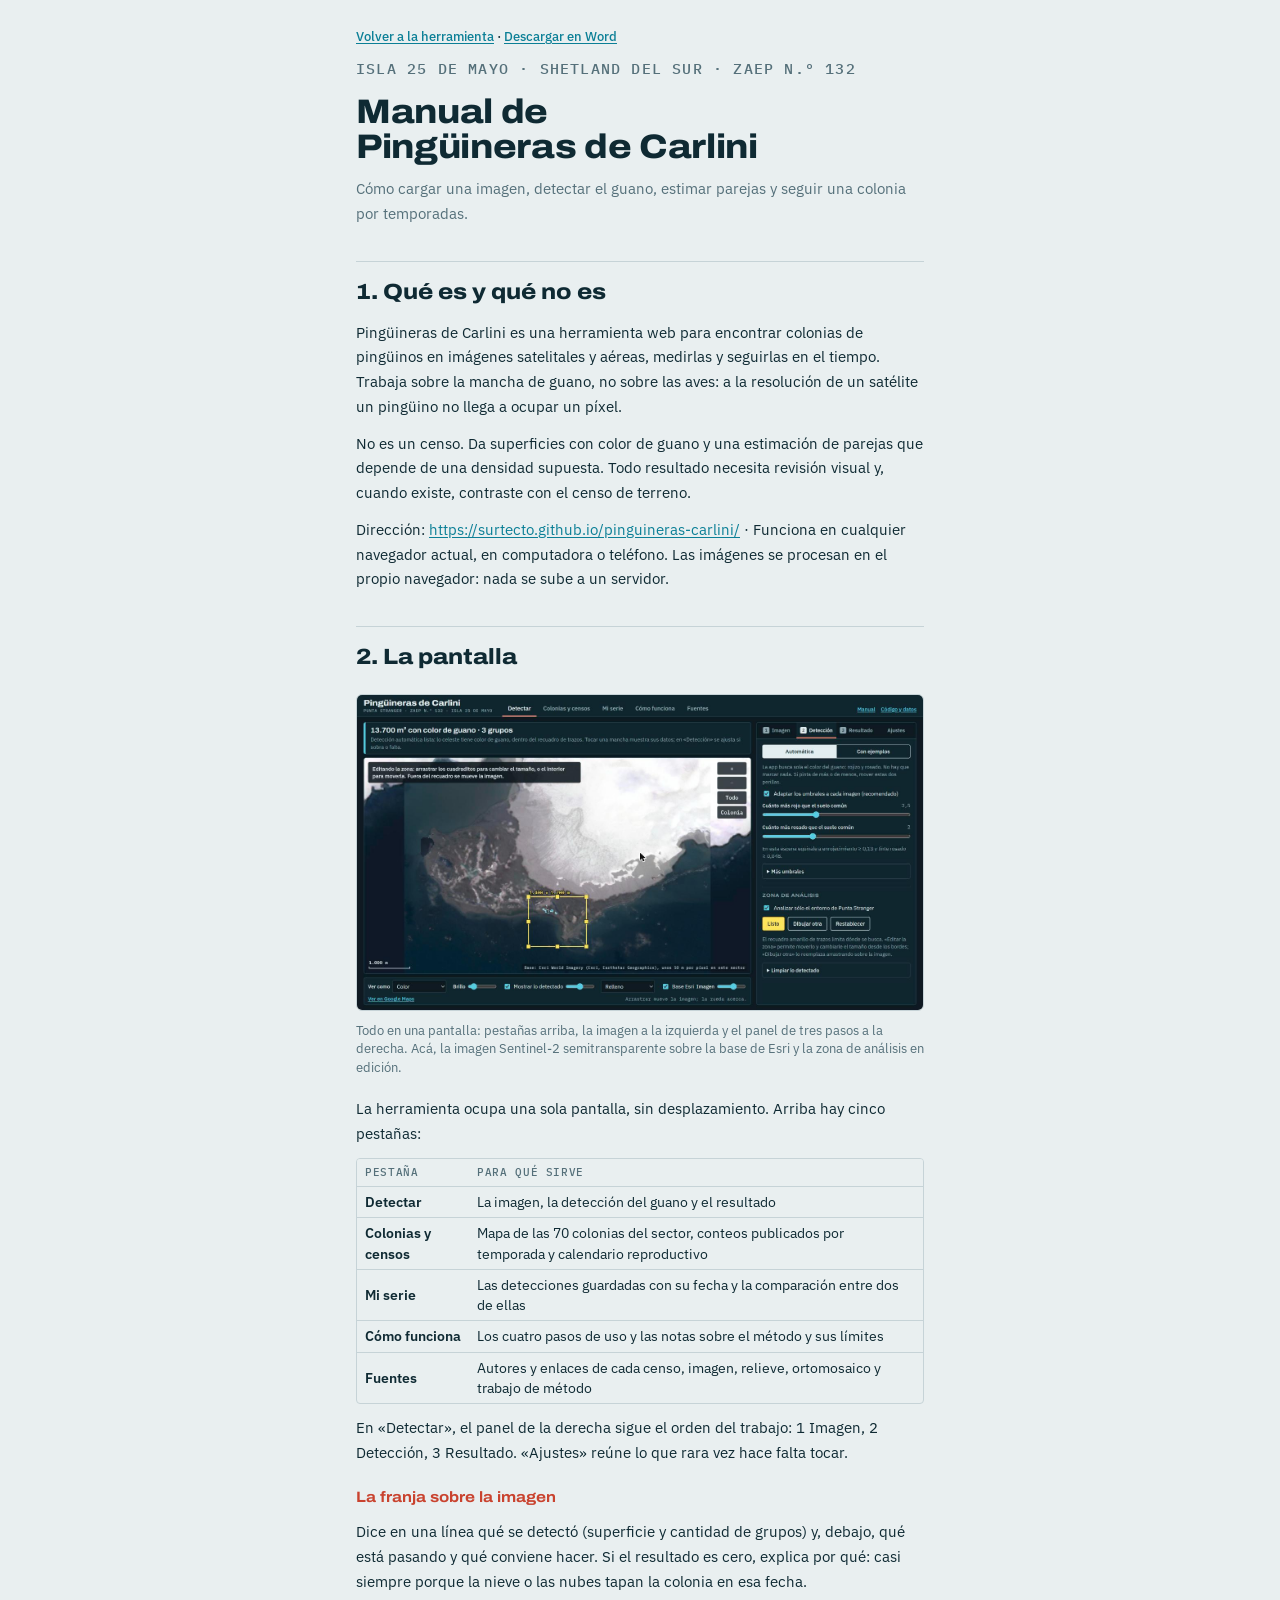
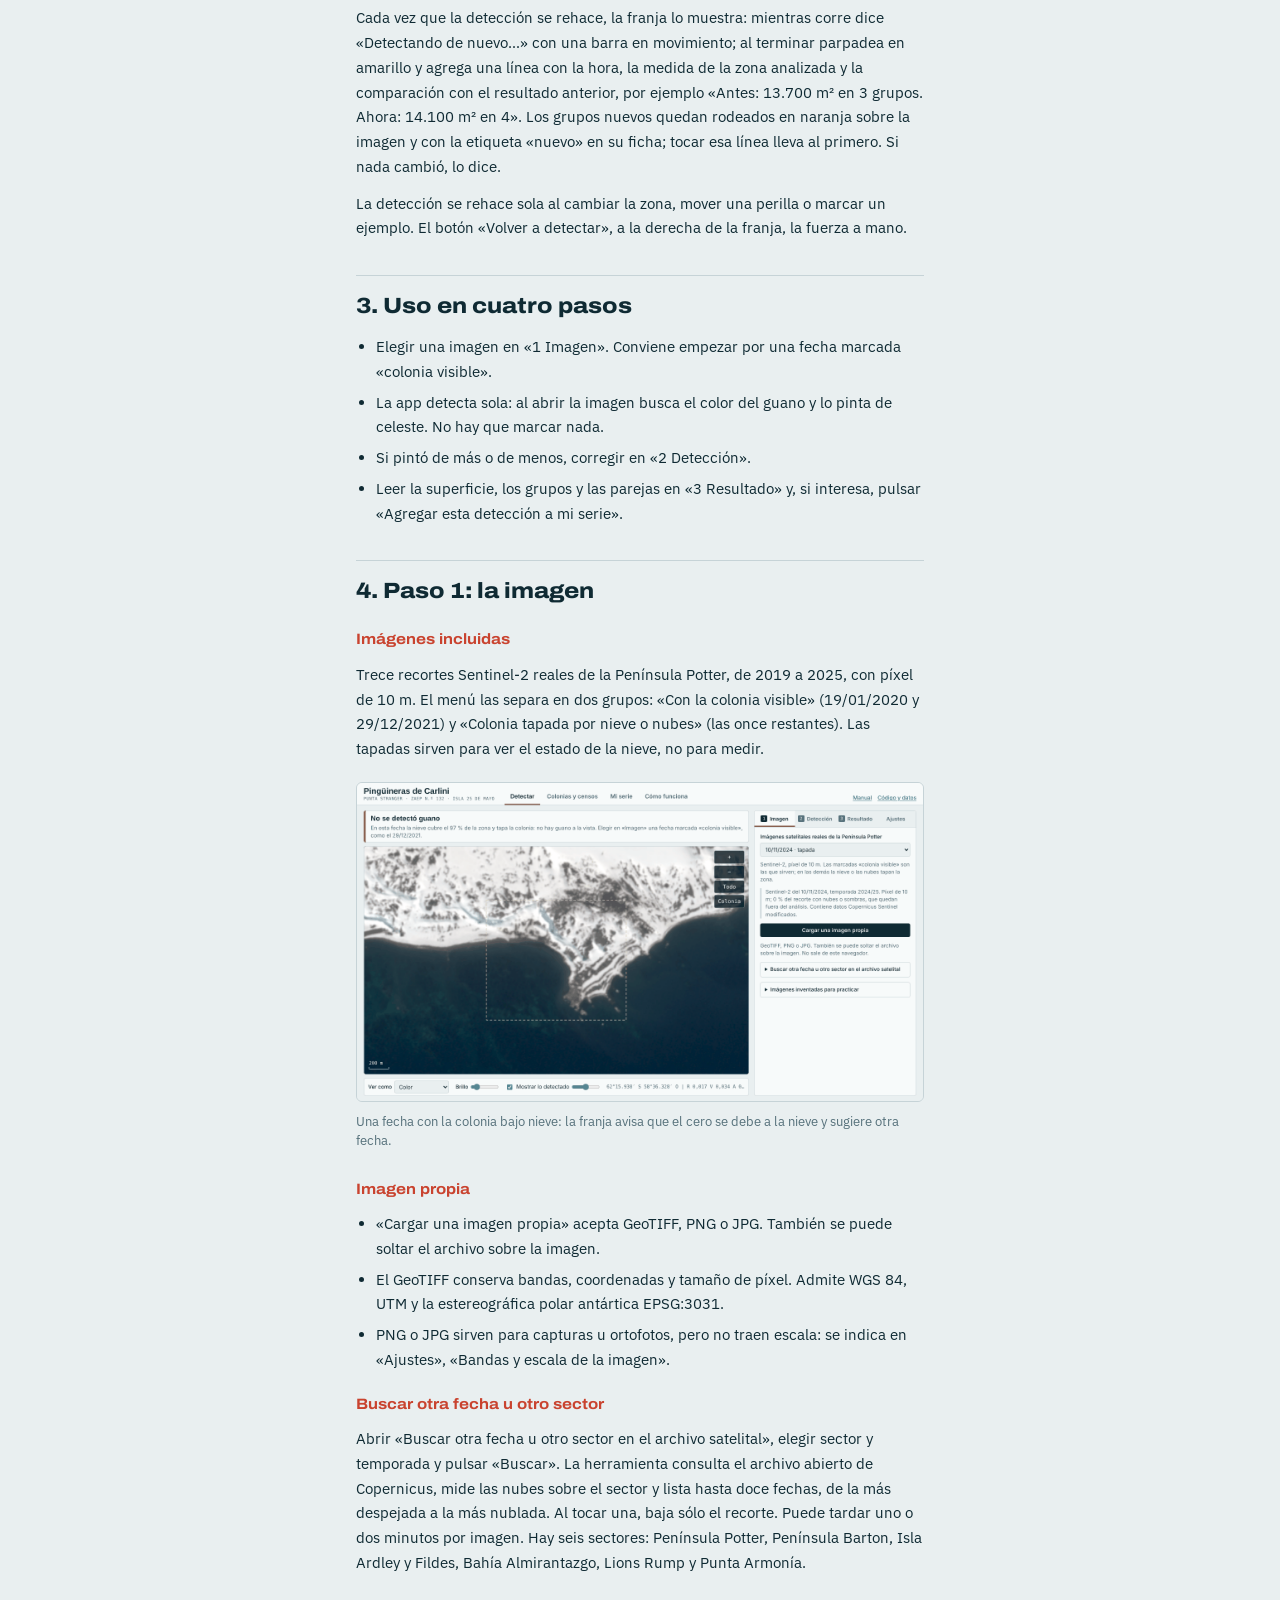
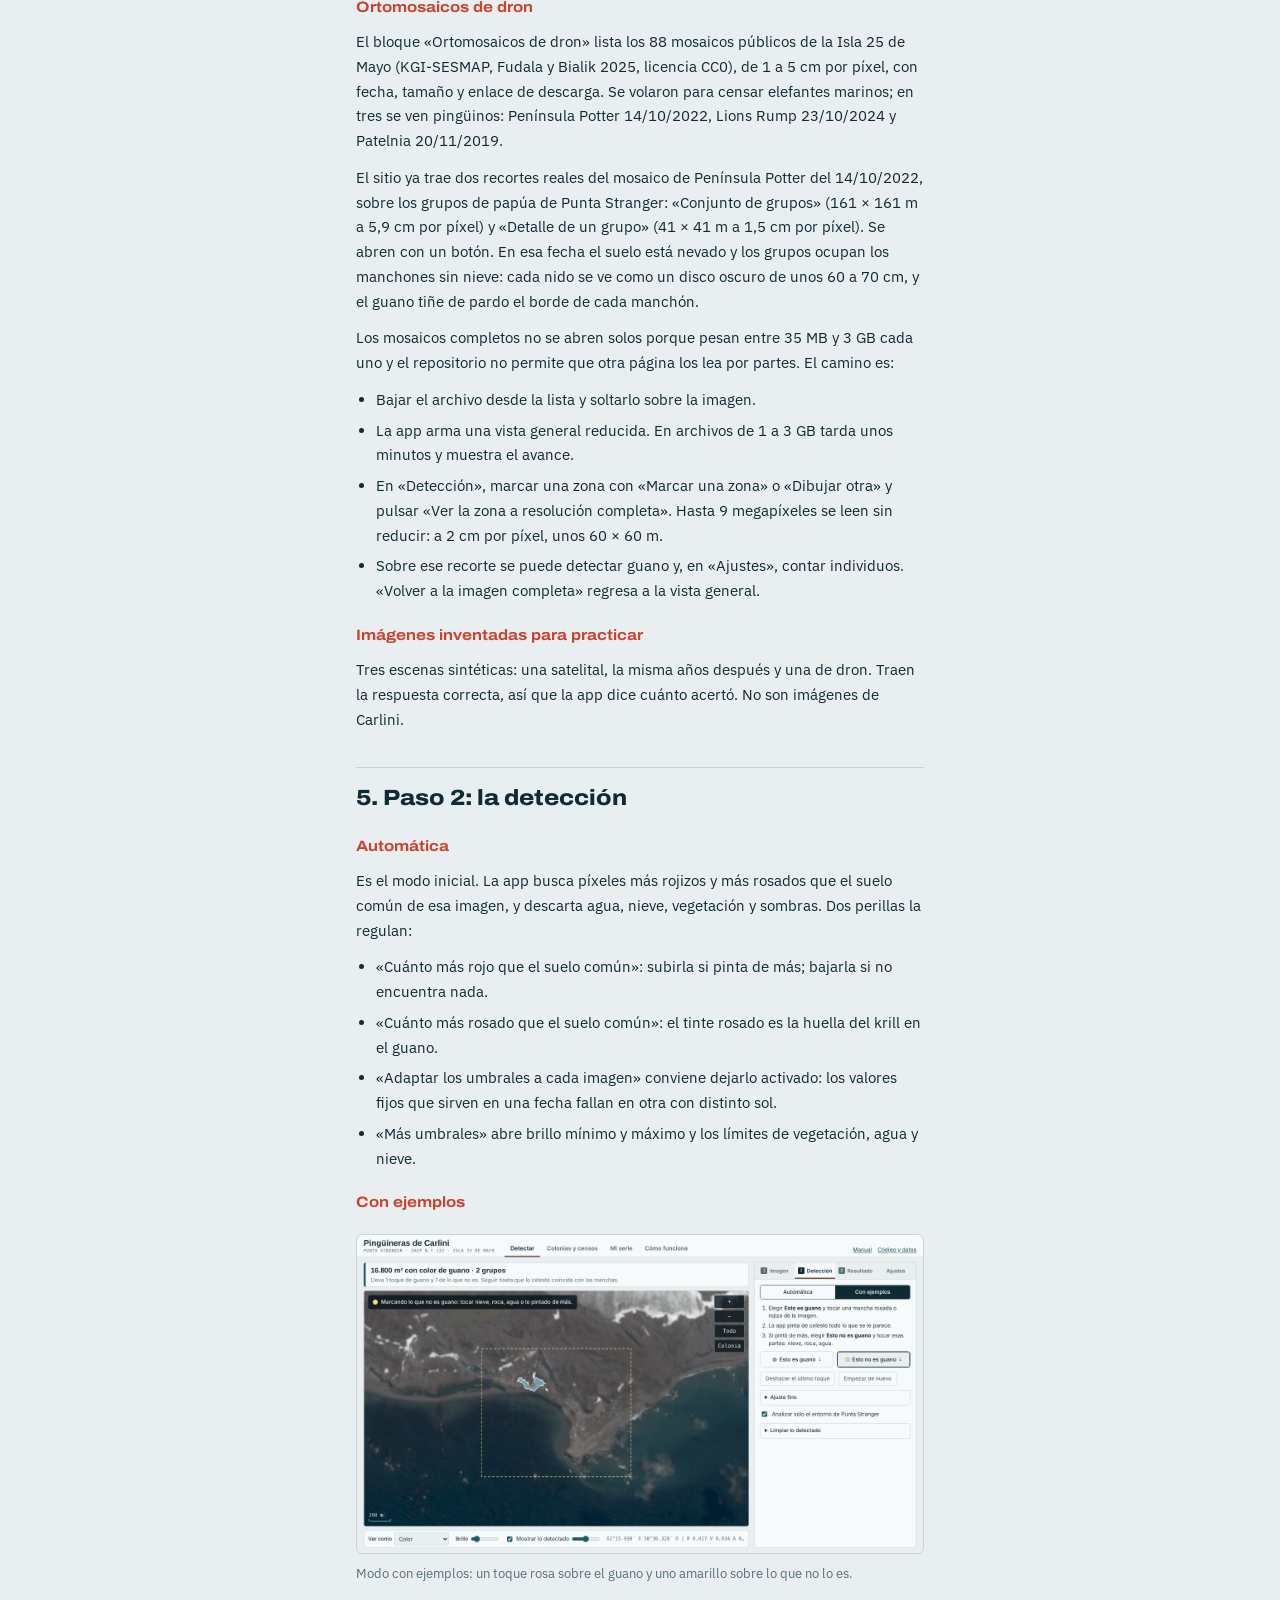
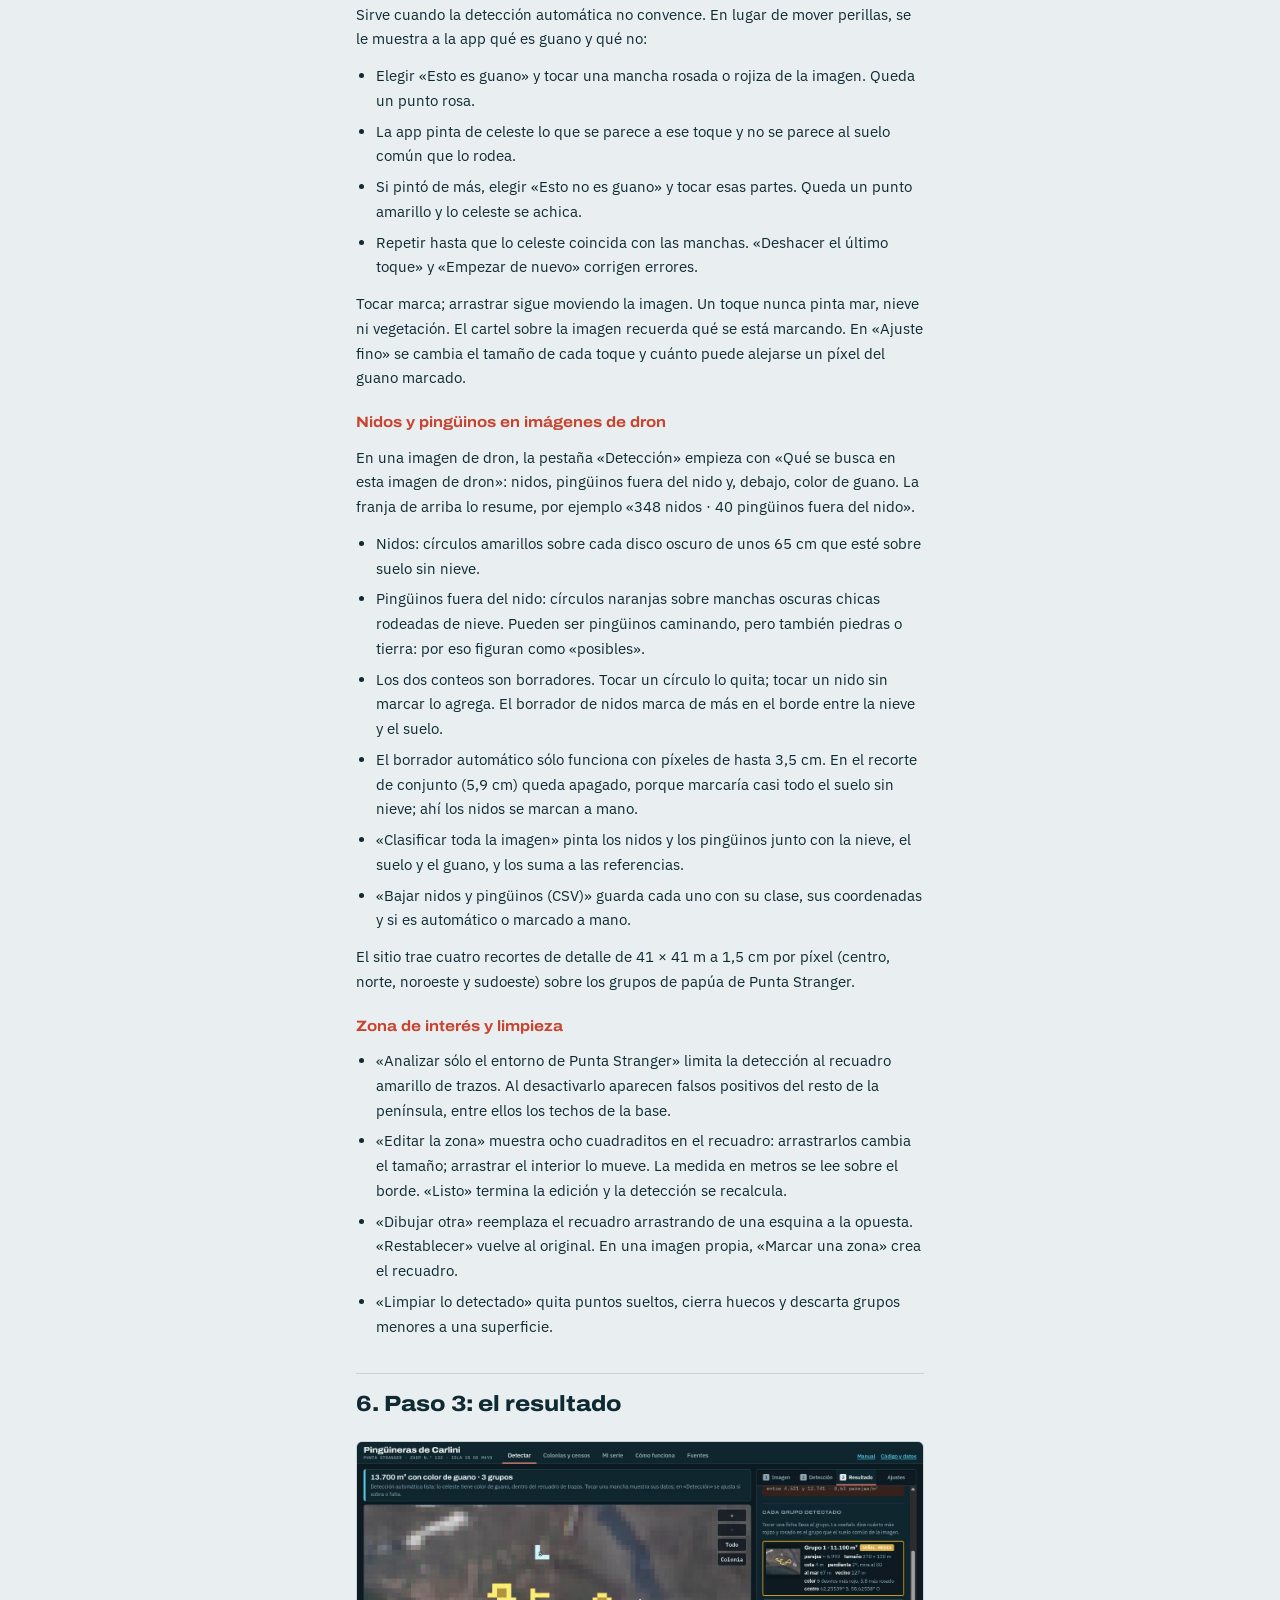
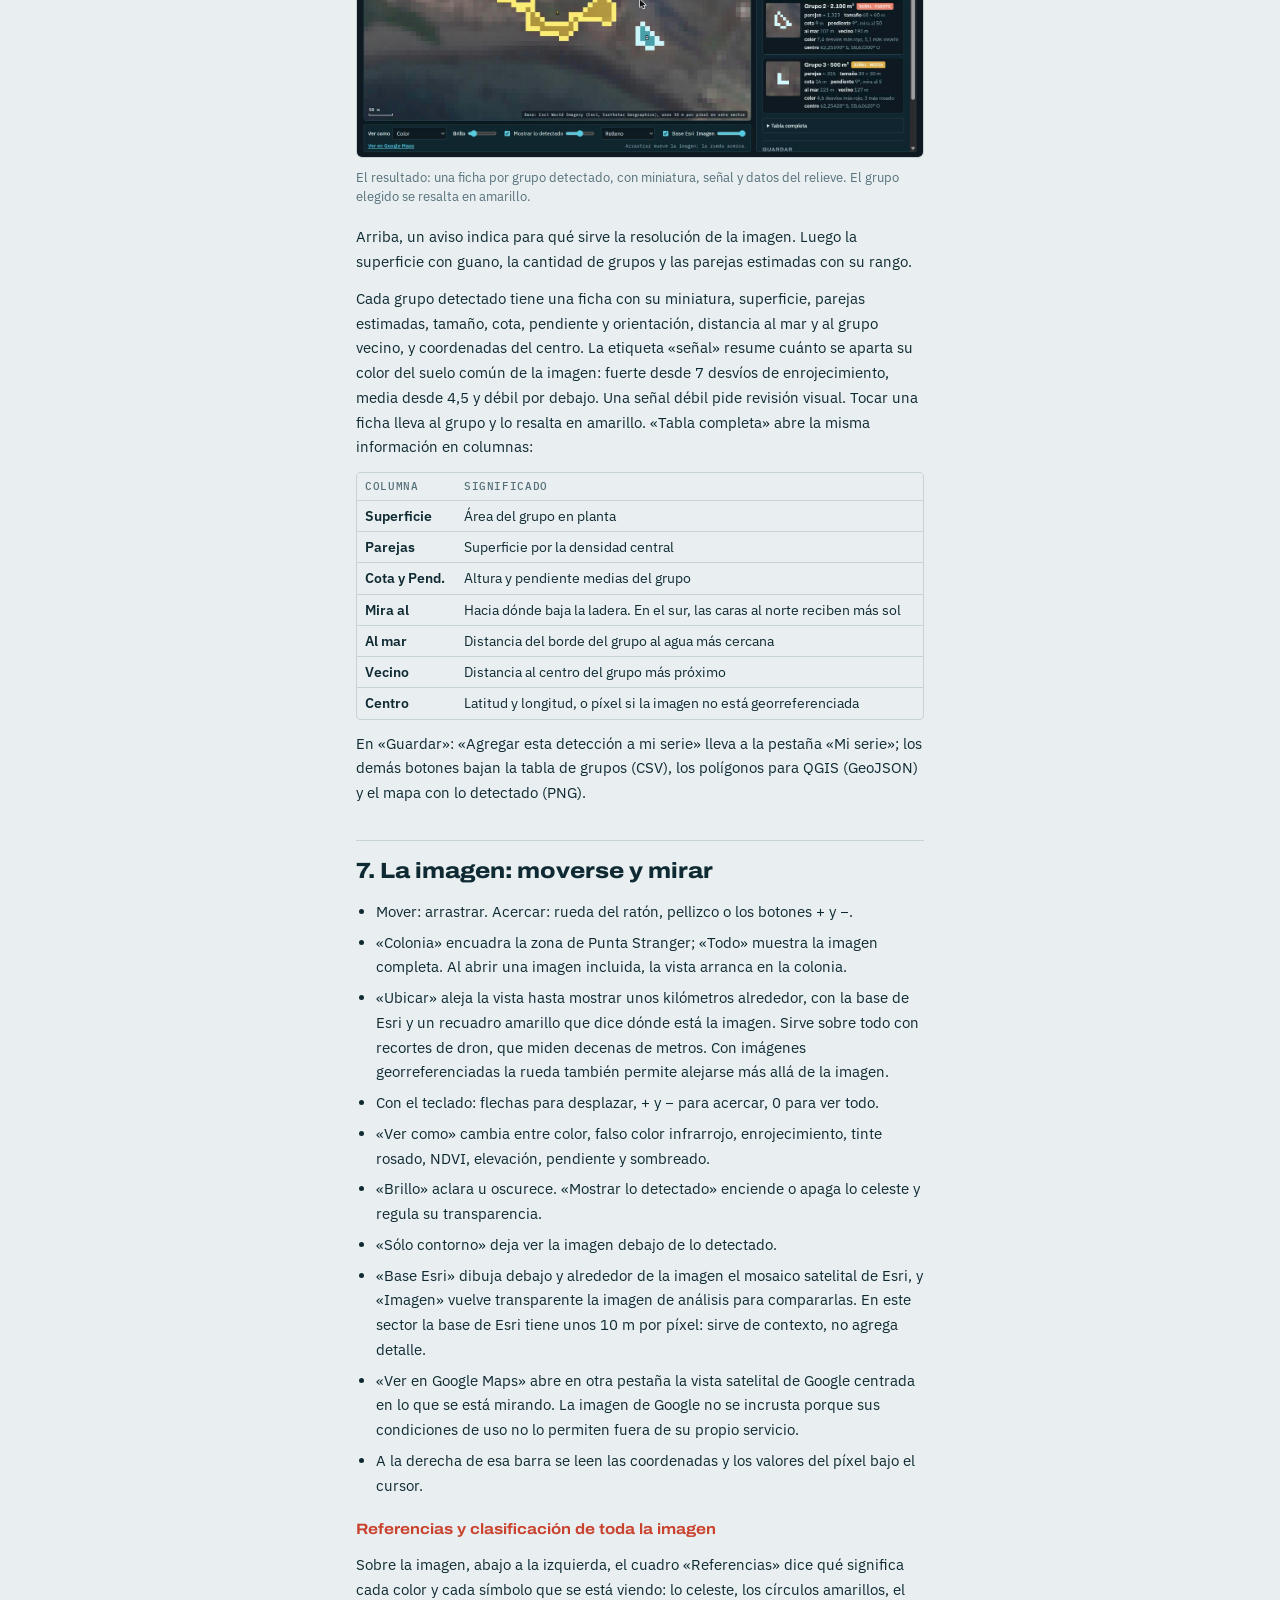
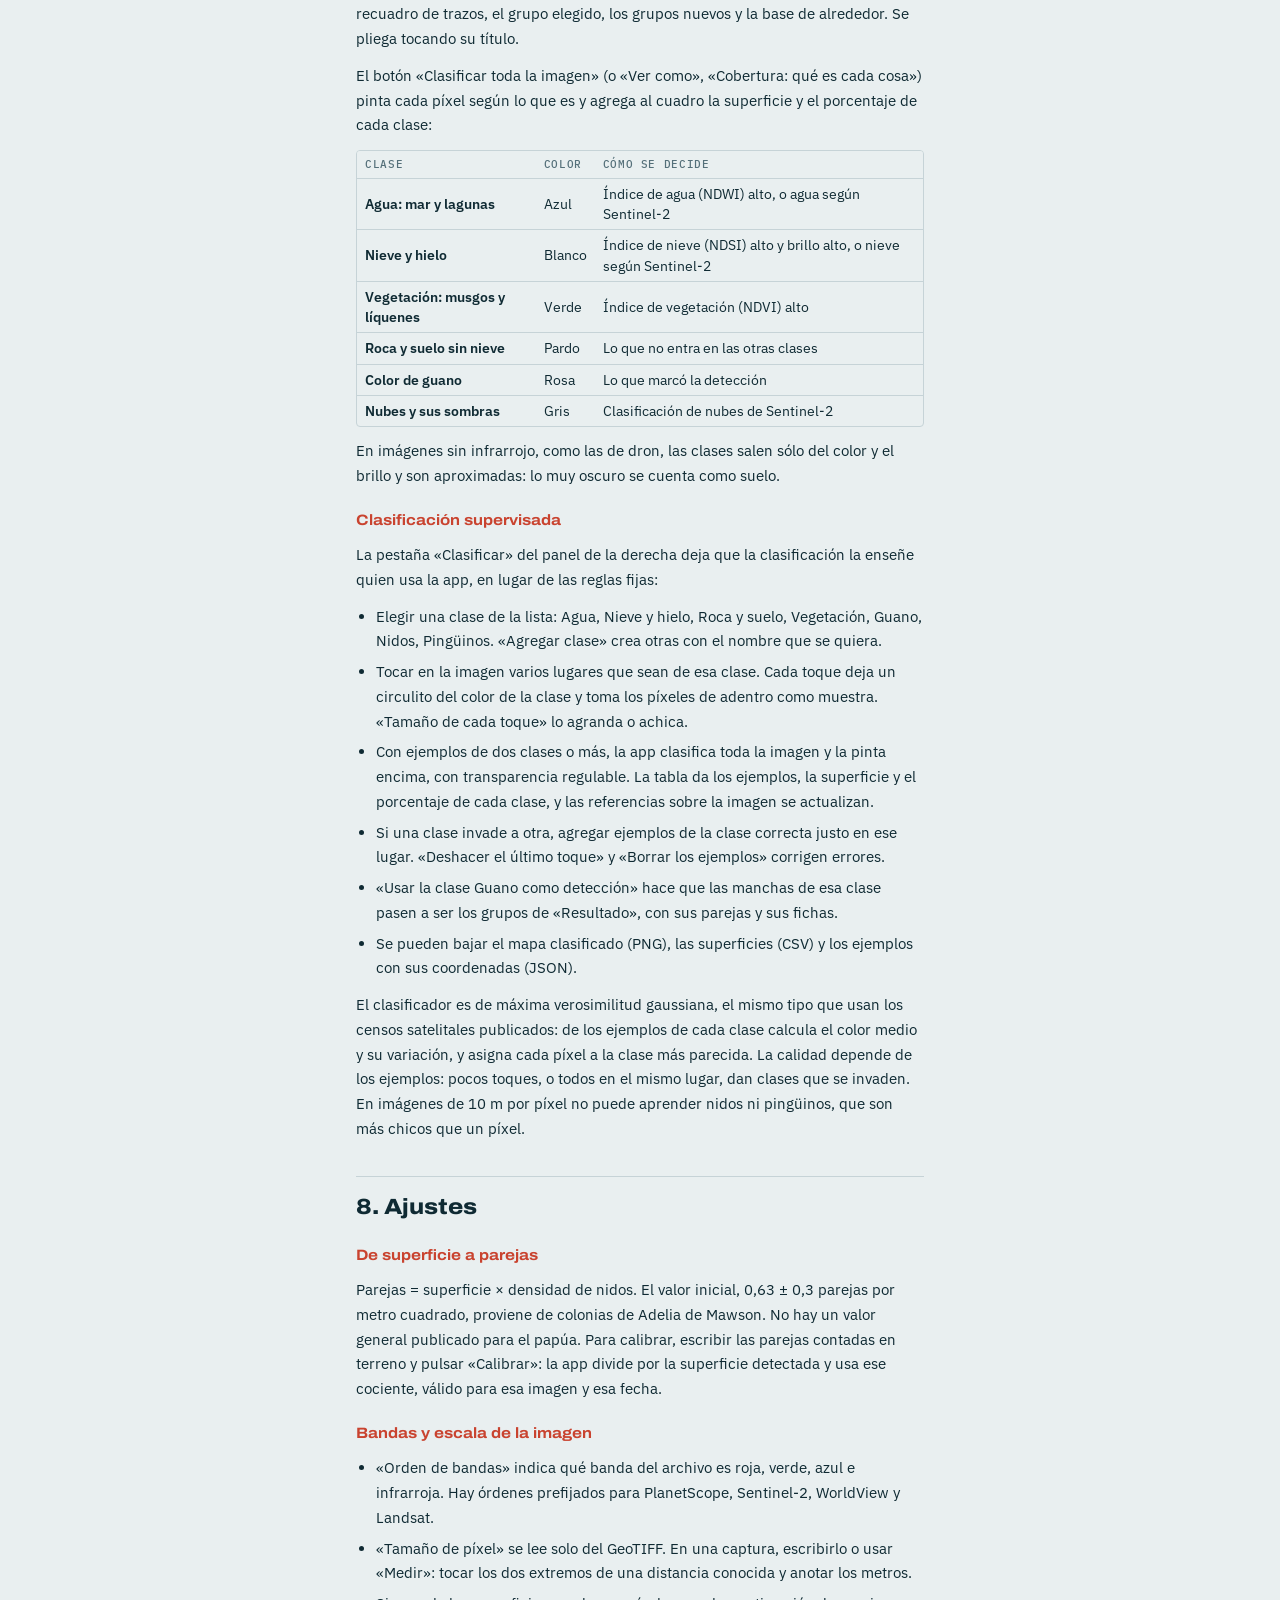
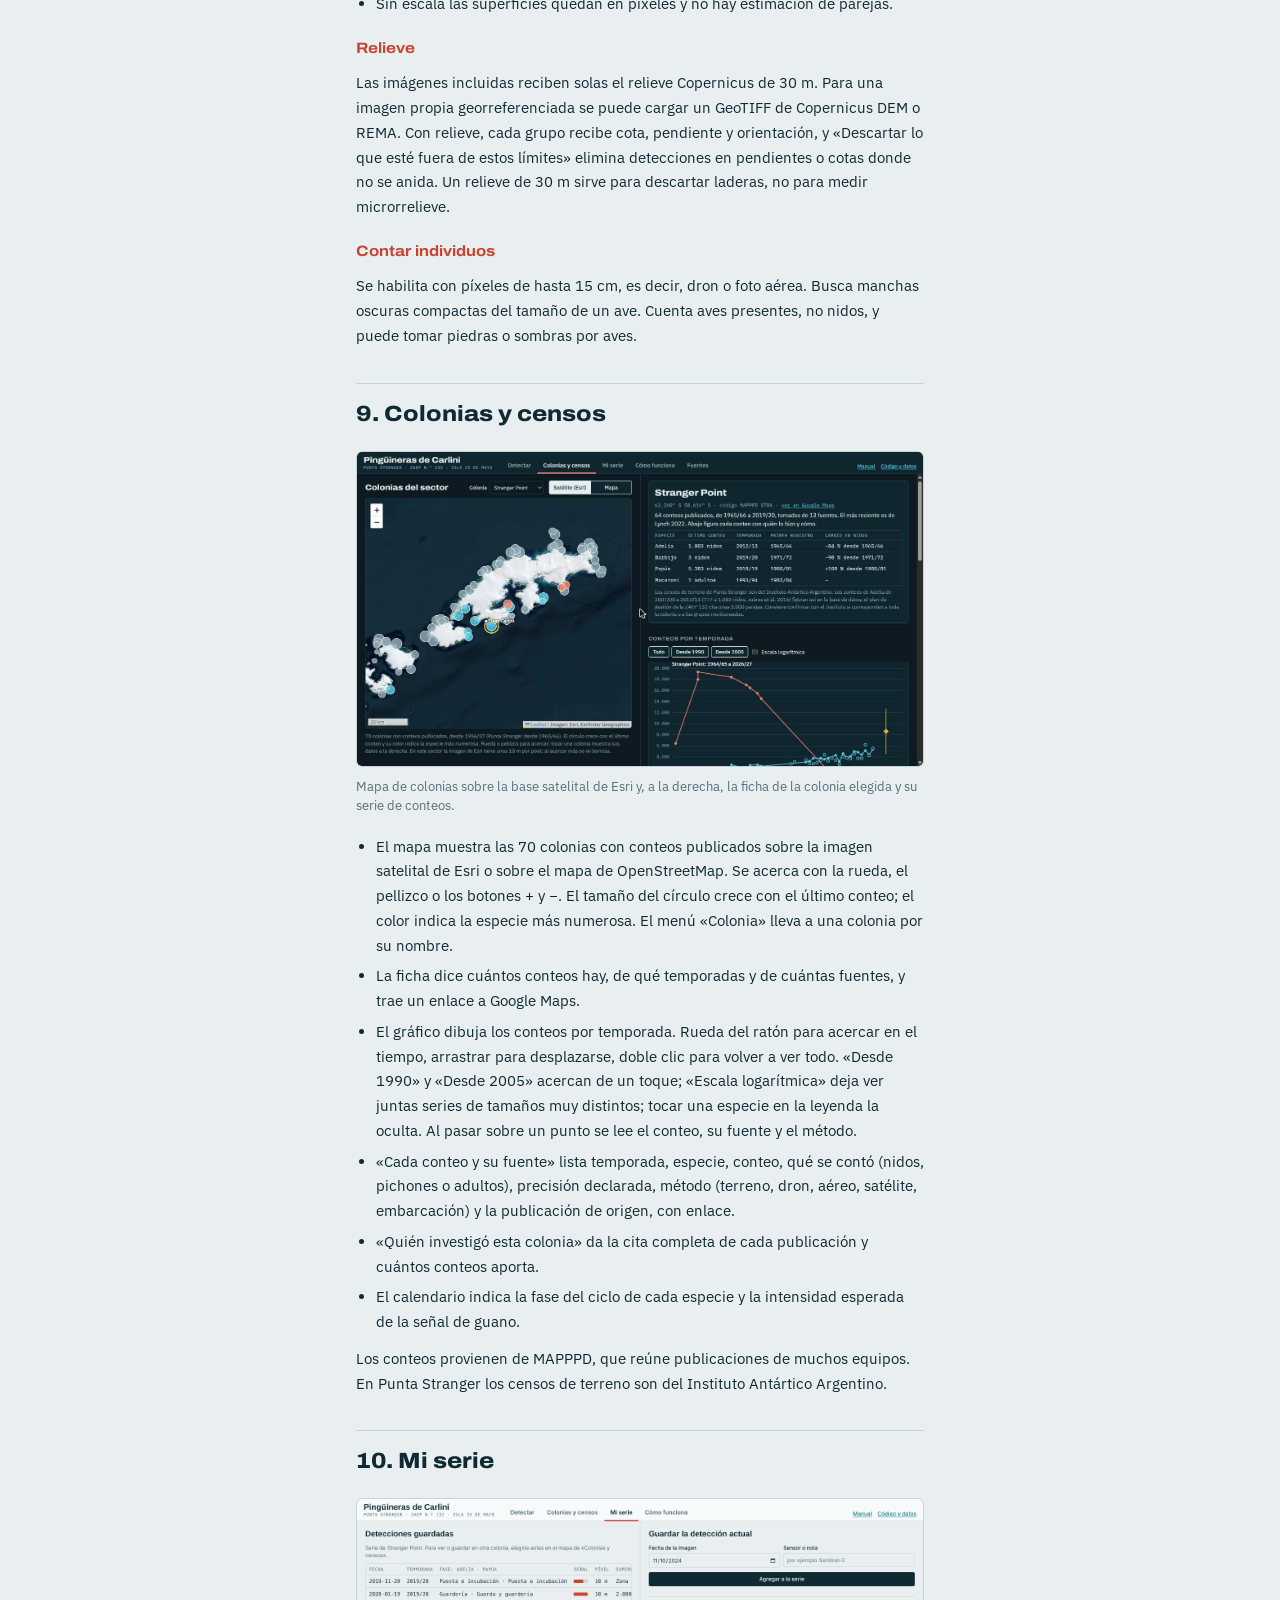
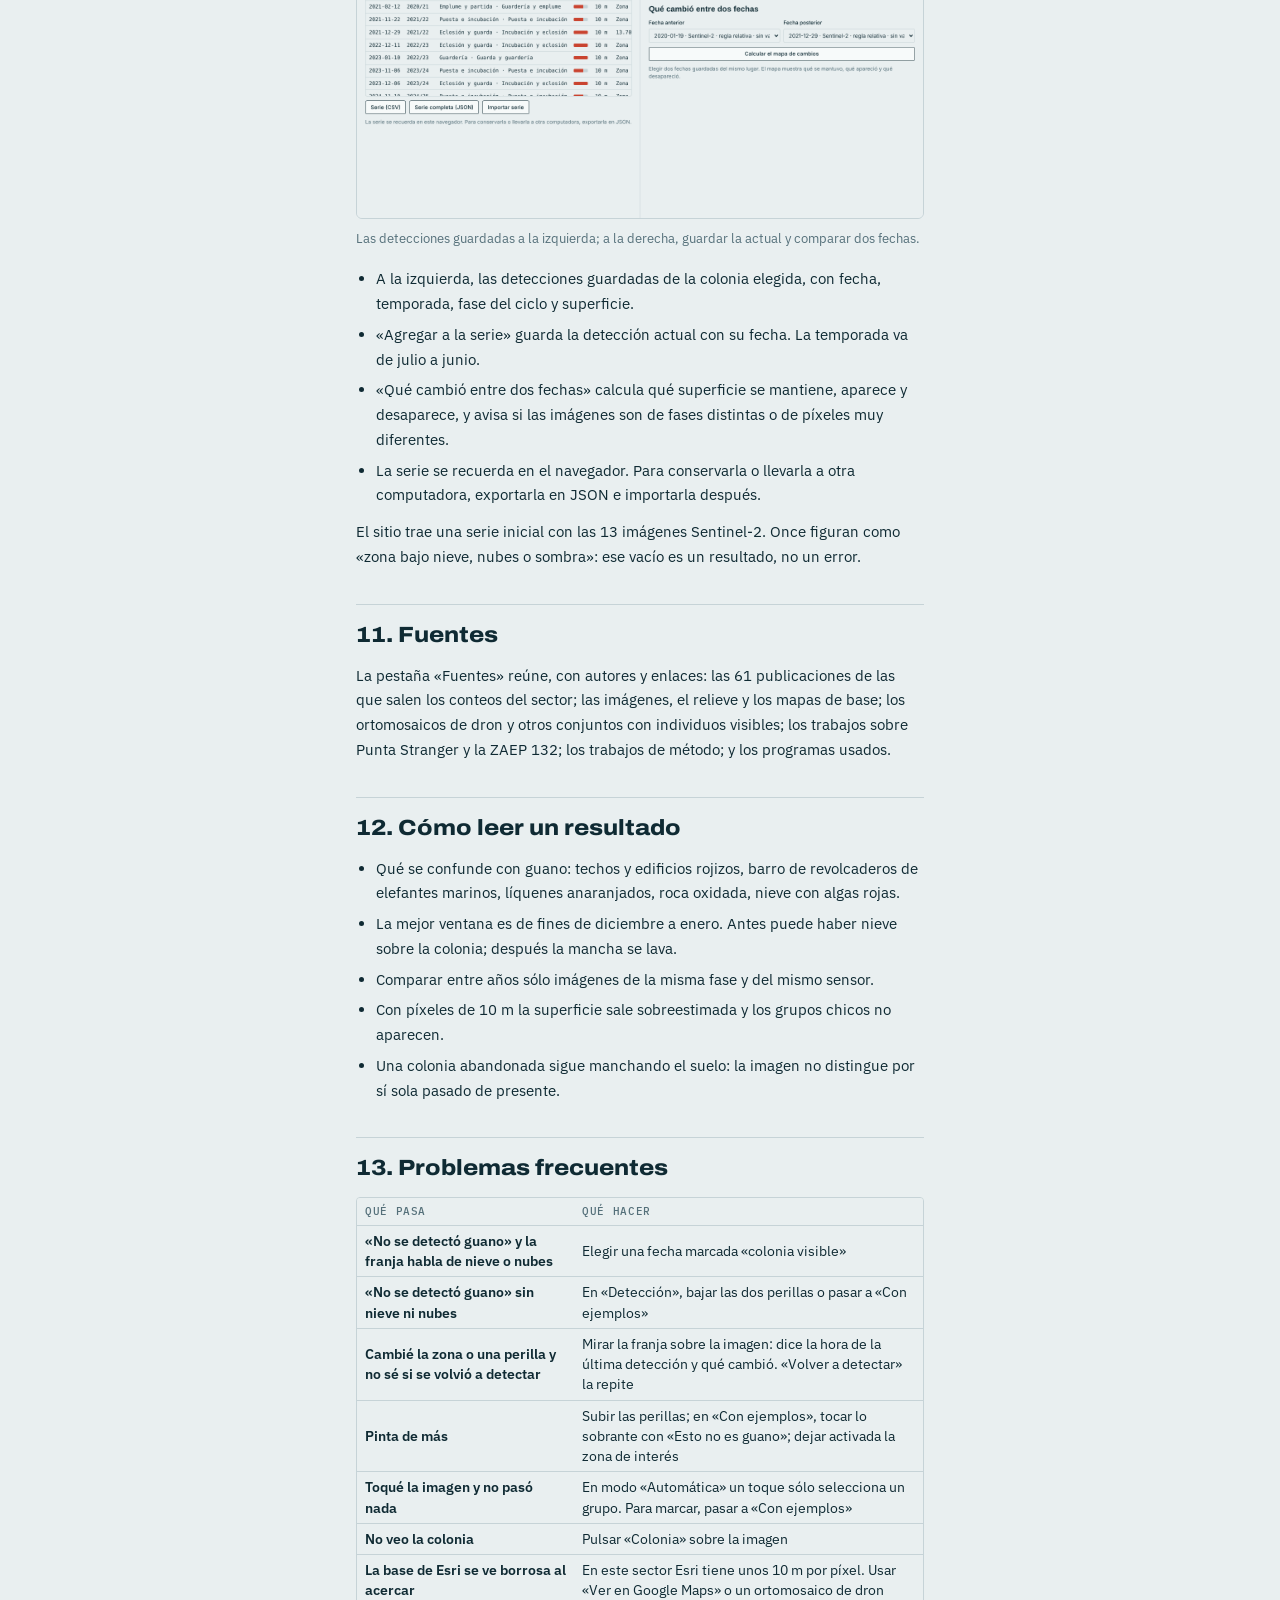
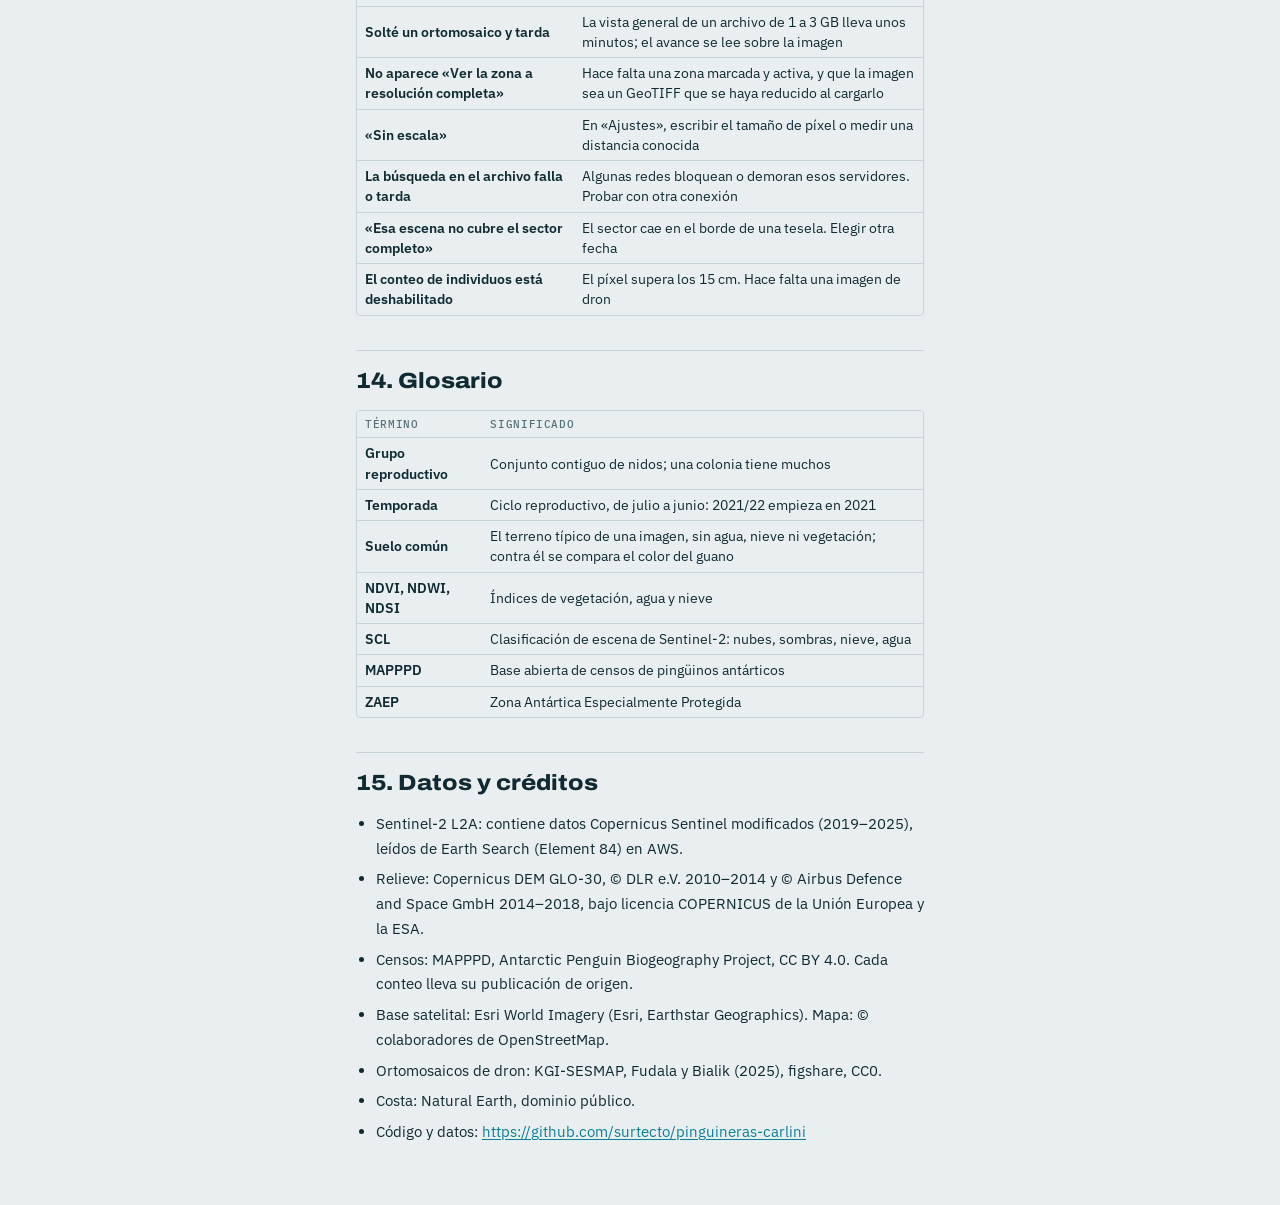
<file: manual.html>
<!DOCTYPE html>
<html lang="es"><head><meta charset="utf-8"><meta name="viewport" content="width=device-width, initial-scale=1">
<title>Manual de Pingüineras de Carlini</title>
<link href="https://fonts.googleapis.com/css2?family=Archivo:wdth,wght@100..125,500..800&family=IBM+Plex+Mono:wght@400;500&family=IBM+Plex+Sans:wght@400;500;600&display=swap" rel="stylesheet">
<link rel="stylesheet" href="style.css?v=14">
<style>
.man { max-width: 76ch; margin: 0 auto; padding: 28px 20px 60px; display: flex; flex-direction: column; gap: 12px; }
.man h1 { font-size: 34px; } .man h2 { font-size: 22px; font-weight: 800; margin-top: 22px; padding-top: 14px; border-top: 1px solid var(--line); } .man h3 { font-size: 15px; font-weight: 700; color: var(--krill); margin-top: 8px; }
.man p, .man li { font-size: 15px; line-height: 1.65; } .man ul { margin: 0; padding-left: 20px; display: flex; flex-direction: column; gap: 6px; }
.man figure { margin: 8px 0; } .man img { max-width: 100%; border: 1px solid var(--line); border-radius: 6px; } .man figcaption { font-size: 12.5px; color: var(--muted); margin-top: 4px; }
.man .tw { overflow-x: auto; border: 1px solid var(--line); border-radius: 4px; } .man td { white-space: normal; font-family: var(--body); font-size: 13.5px; } .man td:first-child { font-weight: 600; }
.man .back { font: 500 13px var(--body); }
</style></head>
<body><main class="man">
<p class="back"><a href="index.html">Volver a la herramienta</a> · <a href="docs/Manual_Pinguineras_de_Carlini.docx">Descargar en Word</a></p>
<p class="eyebrow">Isla 25 de Mayo · Shetland del Sur · ZAEP N.º 132</p>
<h1>Manual de Pingüineras de Carlini</h1>
<p class="lede">Cómo cargar una imagen, detectar el guano, estimar parejas y seguir una colonia por temporadas.</p>
<h2>1. Qué es y qué no es</h2>
<p>Pingüineras de Carlini es una herramienta web para encontrar colonias de pingüinos en imágenes satelitales y aéreas, medirlas y seguirlas en el tiempo. Trabaja sobre la mancha de guano, no sobre las aves: a la resolución de un satélite un pingüino no llega a ocupar un píxel.</p>
<p>No es un censo. Da superficies con color de guano y una estimación de parejas que depende de una densidad supuesta. Todo resultado necesita revisión visual y, cuando existe, contraste con el censo de terreno.</p>
<p>Dirección: <a href="https://surtecto.github.io/pinguineras-carlini/">https://surtecto.github.io/pinguineras-carlini/</a> · Funciona en cualquier navegador actual, en computadora o teléfono. Las imágenes se procesan en el propio navegador: nada se sube a un servidor.</p>
<h2>2. La pantalla</h2>
<figure><img src="docs/web_main.png" alt="Todo en una pantalla: pestañas arriba, la imagen a la izquierda y el panel de tres pasos a la derecha. Acá, la imagen Sentinel-2 semitransparente sobre la base de Esri y la zona de análisis en edición."><figcaption>Todo en una pantalla: pestañas arriba, la imagen a la izquierda y el panel de tres pasos a la derecha. Acá, la imagen Sentinel-2 semitransparente sobre la base de Esri y la zona de análisis en edición.</figcaption></figure>
<p>La herramienta ocupa una sola pantalla, sin desplazamiento. Arriba hay cinco pestañas:</p>
<div class="tw"><table><thead><tr><th>Pestaña</th><th>Para qué sirve</th></tr></thead><tbody><tr><td>Detectar</td><td>La imagen, la detección del guano y el resultado</td></tr><tr><td>Colonias y censos</td><td>Mapa de las 70 colonias del sector, conteos publicados por temporada y calendario reproductivo</td></tr><tr><td>Mi serie</td><td>Las detecciones guardadas con su fecha y la comparación entre dos de ellas</td></tr><tr><td>Cómo funciona</td><td>Los cuatro pasos de uso y las notas sobre el método y sus límites</td></tr><tr><td>Fuentes</td><td>Autores y enlaces de cada censo, imagen, relieve, ortomosaico y trabajo de método</td></tr></tbody></table></div>
<p>En «Detectar», el panel de la derecha sigue el orden del trabajo: 1 Imagen, 2 Detección, 3 Resultado. «Ajustes» reúne lo que rara vez hace falta tocar.</p>
<h3>La franja sobre la imagen</h3>
<p>Dice en una línea qué se detectó (superficie y cantidad de grupos) y, debajo, qué está pasando y qué conviene hacer. Si el resultado es cero, explica por qué: casi siempre porque la nieve o las nubes tapan la colonia en esa fecha.</p>
<p>Cada vez que la detección se rehace, la franja lo muestra: mientras corre dice «Detectando de nuevo…» con una barra en movimiento; al terminar parpadea en amarillo y agrega una línea con la hora, la medida de la zona analizada y la comparación con el resultado anterior, por ejemplo «Antes: 13.700 m² en 3 grupos. Ahora: 14.100 m² en 4». Los grupos nuevos quedan rodeados en naranja sobre la imagen y con la etiqueta «nuevo» en su ficha; tocar esa línea lleva al primero. Si nada cambió, lo dice.</p>
<p>La detección se rehace sola al cambiar la zona, mover una perilla o marcar un ejemplo. El botón «Volver a detectar», a la derecha de la franja, la fuerza a mano.</p>
<h2>3. Uso en cuatro pasos</h2>
<ul><li>Elegir una imagen en «1 Imagen». Conviene empezar por una fecha marcada «colonia visible».</li><li>La app detecta sola: al abrir la imagen busca el color del guano y lo pinta de celeste. No hay que marcar nada.</li><li>Si pintó de más o de menos, corregir en «2 Detección».</li><li>Leer la superficie, los grupos y las parejas en «3 Resultado» y, si interesa, pulsar «Agregar esta detección a mi serie».</li></ul>
<h2>4. Paso 1: la imagen</h2>
<h3>Imágenes incluidas</h3>
<p>Trece recortes Sentinel-2 reales de la Península Potter, de 2019 a 2025, con píxel de 10 m. El menú las separa en dos grupos: «Con la colonia visible» (19/01/2020 y 29/12/2021) y «Colonia tapada por nieve o nubes» (las once restantes). Las tapadas sirven para ver el estado de la nieve, no para medir.</p>
<figure><img src="docs/web_nieve.png" alt="Una fecha con la colonia bajo nieve: la franja avisa que el cero se debe a la nieve y sugiere otra fecha."><figcaption>Una fecha con la colonia bajo nieve: la franja avisa que el cero se debe a la nieve y sugiere otra fecha.</figcaption></figure>
<h3>Imagen propia</h3>
<ul><li>«Cargar una imagen propia» acepta GeoTIFF, PNG o JPG. También se puede soltar el archivo sobre la imagen.</li><li>El GeoTIFF conserva bandas, coordenadas y tamaño de píxel. Admite WGS 84, UTM y la estereográfica polar antártica EPSG:3031.</li><li>PNG o JPG sirven para capturas u ortofotos, pero no traen escala: se indica en «Ajustes», «Bandas y escala de la imagen».</li></ul>
<h3>Buscar otra fecha u otro sector</h3>
<p>Abrir «Buscar otra fecha u otro sector en el archivo satelital», elegir sector y temporada y pulsar «Buscar». La herramienta consulta el archivo abierto de Copernicus, mide las nubes sobre el sector y lista hasta doce fechas, de la más despejada a la más nublada. Al tocar una, baja sólo el recorte. Puede tardar uno o dos minutos por imagen. Hay seis sectores: Península Potter, Península Barton, Isla Ardley y Fildes, Bahía Almirantazgo, Lions Rump y Punta Armonía.</p>
<h3>Ortomosaicos de dron</h3>
<p>El bloque «Ortomosaicos de dron» lista los 88 mosaicos públicos de la Isla 25 de Mayo (KGI-SESMAP, Fudala y Bialik 2025, licencia CC0), de 1 a 5 cm por píxel, con fecha, tamaño y enlace de descarga. Se volaron para censar elefantes marinos; en tres se ven pingüinos: Península Potter 14/10/2022, Lions Rump 23/10/2024 y Patelnia 20/11/2019.</p>
<p>El sitio ya trae dos recortes reales del mosaico de Península Potter del 14/10/2022, sobre los grupos de papúa de Punta Stranger: «Conjunto de grupos» (161 × 161 m a 5,9 cm por píxel) y «Detalle de un grupo» (41 × 41 m a 1,5 cm por píxel). Se abren con un botón. En esa fecha el suelo está nevado y los grupos ocupan los manchones sin nieve: cada nido se ve como un disco oscuro de unos 60 a 70 cm, y el guano tiñe de pardo el borde de cada manchón.</p>
<p>Los mosaicos completos no se abren solos porque pesan entre 35 MB y 3 GB cada uno y el repositorio no permite que otra página los lea por partes. El camino es:</p>
<ul><li>Bajar el archivo desde la lista y soltarlo sobre la imagen.</li><li>La app arma una vista general reducida. En archivos de 1 a 3 GB tarda unos minutos y muestra el avance.</li><li>En «Detección», marcar una zona con «Marcar una zona» o «Dibujar otra» y pulsar «Ver la zona a resolución completa». Hasta 9 megapíxeles se leen sin reducir: a 2 cm por píxel, unos 60 × 60 m.</li><li>Sobre ese recorte se puede detectar guano y, en «Ajustes», contar individuos. «Volver a la imagen completa» regresa a la vista general.</li></ul>
<h3>Imágenes inventadas para practicar</h3>
<p>Tres escenas sintéticas: una satelital, la misma años después y una de dron. Traen la respuesta correcta, así que la app dice cuánto acertó. No son imágenes de Carlini.</p>
<h2>5. Paso 2: la detección</h2>
<h3>Automática</h3>
<p>Es el modo inicial. La app busca píxeles más rojizos y más rosados que el suelo común de esa imagen, y descarta agua, nieve, vegetación y sombras. Dos perillas la regulan:</p>
<ul><li>«Cuánto más rojo que el suelo común»: subirla si pinta de más; bajarla si no encuentra nada.</li><li>«Cuánto más rosado que el suelo común»: el tinte rosado es la huella del krill en el guano.</li><li>«Adaptar los umbrales a cada imagen» conviene dejarlo activado: los valores fijos que sirven en una fecha fallan en otra con distinto sol.</li><li>«Más umbrales» abre brillo mínimo y máximo y los límites de vegetación, agua y nieve.</li></ul>
<h3>Con ejemplos</h3>
<figure><img src="docs/web_ejemplos.png" alt="Modo con ejemplos: un toque rosa sobre el guano y uno amarillo sobre lo que no lo es."><figcaption>Modo con ejemplos: un toque rosa sobre el guano y uno amarillo sobre lo que no lo es.</figcaption></figure>
<p>Sirve cuando la detección automática no convence. En lugar de mover perillas, se le muestra a la app qué es guano y qué no:</p>
<ul><li>Elegir «Esto es guano» y tocar una mancha rosada o rojiza de la imagen. Queda un punto rosa.</li><li>La app pinta de celeste lo que se parece a ese toque y no se parece al suelo común que lo rodea.</li><li>Si pintó de más, elegir «Esto no es guano» y tocar esas partes. Queda un punto amarillo y lo celeste se achica.</li><li>Repetir hasta que lo celeste coincida con las manchas. «Deshacer el último toque» y «Empezar de nuevo» corrigen errores.</li></ul>
<p>Tocar marca; arrastrar sigue moviendo la imagen. Un toque nunca pinta mar, nieve ni vegetación. El cartel sobre la imagen recuerda qué se está marcando. En «Ajuste fino» se cambia el tamaño de cada toque y cuánto puede alejarse un píxel del guano marcado.</p>
<h3>Nidos y pingüinos en imágenes de dron</h3>
<p>En una imagen de dron, la pestaña «Detección» empieza con «Qué se busca en esta imagen de dron»: nidos, pingüinos fuera del nido y, debajo, color de guano. La franja de arriba lo resume, por ejemplo «348 nidos · 40 pingüinos fuera del nido».</p>
<ul><li>Nidos: círculos amarillos sobre cada disco oscuro de unos 65 cm que esté sobre suelo sin nieve.</li><li>Pingüinos fuera del nido: círculos naranjas sobre manchas oscuras chicas rodeadas de nieve. Pueden ser pingüinos caminando, pero también piedras o tierra: por eso figuran como «posibles».</li><li>Los dos conteos son borradores. Tocar un círculo lo quita; tocar un nido sin marcar lo agrega. El borrador de nidos marca de más en el borde entre la nieve y el suelo.</li><li>El borrador automático sólo funciona con píxeles de hasta 3,5 cm. En el recorte de conjunto (5,9 cm) queda apagado, porque marcaría casi todo el suelo sin nieve; ahí los nidos se marcan a mano.</li><li>«Clasificar toda la imagen» pinta los nidos y los pingüinos junto con la nieve, el suelo y el guano, y los suma a las referencias.</li><li>«Bajar nidos y pingüinos (CSV)» guarda cada uno con su clase, sus coordenadas y si es automático o marcado a mano.</li></ul>
<p>El sitio trae cuatro recortes de detalle de 41 × 41 m a 1,5 cm por píxel (centro, norte, noroeste y sudoeste) sobre los grupos de papúa de Punta Stranger.</p>
<h3>Zona de interés y limpieza</h3>
<ul><li>«Analizar sólo el entorno de Punta Stranger» limita la detección al recuadro amarillo de trazos. Al desactivarlo aparecen falsos positivos del resto de la península, entre ellos los techos de la base.</li><li>«Editar la zona» muestra ocho cuadraditos en el recuadro: arrastrarlos cambia el tamaño; arrastrar el interior lo mueve. La medida en metros se lee sobre el borde. «Listo» termina la edición y la detección se recalcula.</li><li>«Dibujar otra» reemplaza el recuadro arrastrando de una esquina a la opuesta. «Restablecer» vuelve al original. En una imagen propia, «Marcar una zona» crea el recuadro.</li><li>«Limpiar lo detectado» quita puntos sueltos, cierra huecos y descarta grupos menores a una superficie.</li></ul>
<h2>6. Paso 3: el resultado</h2>
<figure><img src="docs/web_resultado.png" alt="El resultado: una ficha por grupo detectado, con miniatura, señal y datos del relieve. El grupo elegido se resalta en amarillo."><figcaption>El resultado: una ficha por grupo detectado, con miniatura, señal y datos del relieve. El grupo elegido se resalta en amarillo.</figcaption></figure>
<p>Arriba, un aviso indica para qué sirve la resolución de la imagen. Luego la superficie con guano, la cantidad de grupos y las parejas estimadas con su rango.</p>
<p>Cada grupo detectado tiene una ficha con su miniatura, superficie, parejas estimadas, tamaño, cota, pendiente y orientación, distancia al mar y al grupo vecino, y coordenadas del centro. La etiqueta «señal» resume cuánto se aparta su color del suelo común de la imagen: fuerte desde 7 desvíos de enrojecimiento, media desde 4,5 y débil por debajo. Una señal débil pide revisión visual. Tocar una ficha lleva al grupo y lo resalta en amarillo. «Tabla completa» abre la misma información en columnas:</p>
<div class="tw"><table><thead><tr><th>Columna</th><th>Significado</th></tr></thead><tbody><tr><td>Superficie</td><td>Área del grupo en planta</td></tr><tr><td>Parejas</td><td>Superficie por la densidad central</td></tr><tr><td>Cota y Pend.</td><td>Altura y pendiente medias del grupo</td></tr><tr><td>Mira al</td><td>Hacia dónde baja la ladera. En el sur, las caras al norte reciben más sol</td></tr><tr><td>Al mar</td><td>Distancia del borde del grupo al agua más cercana</td></tr><tr><td>Vecino</td><td>Distancia al centro del grupo más próximo</td></tr><tr><td>Centro</td><td>Latitud y longitud, o píxel si la imagen no está georreferenciada</td></tr></tbody></table></div>
<p>En «Guardar»: «Agregar esta detección a mi serie» lleva a la pestaña «Mi serie»; los demás botones bajan la tabla de grupos (CSV), los polígonos para QGIS (GeoJSON) y el mapa con lo detectado (PNG).</p>
<h2>7. La imagen: moverse y mirar</h2>
<ul><li>Mover: arrastrar. Acercar: rueda del ratón, pellizco o los botones + y −.</li><li>«Colonia» encuadra la zona de Punta Stranger; «Todo» muestra la imagen completa. Al abrir una imagen incluida, la vista arranca en la colonia.</li><li>«Ubicar» aleja la vista hasta mostrar unos kilómetros alrededor, con la base de Esri y un recuadro amarillo que dice dónde está la imagen. Sirve sobre todo con recortes de dron, que miden decenas de metros. Con imágenes georreferenciadas la rueda también permite alejarse más allá de la imagen.</li><li>Con el teclado: flechas para desplazar, + y − para acercar, 0 para ver todo.</li><li>«Ver como» cambia entre color, falso color infrarrojo, enrojecimiento, tinte rosado, NDVI, elevación, pendiente y sombreado.</li><li>«Brillo» aclara u oscurece. «Mostrar lo detectado» enciende o apaga lo celeste y regula su transparencia.</li><li>«Sólo contorno» deja ver la imagen debajo de lo detectado.</li><li>«Base Esri» dibuja debajo y alrededor de la imagen el mosaico satelital de Esri, y «Imagen» vuelve transparente la imagen de análisis para compararlas. En este sector la base de Esri tiene unos 10 m por píxel: sirve de contexto, no agrega detalle.</li><li>«Ver en Google Maps» abre en otra pestaña la vista satelital de Google centrada en lo que se está mirando. La imagen de Google no se incrusta porque sus condiciones de uso no lo permiten fuera de su propio servicio.</li><li>A la derecha de esa barra se leen las coordenadas y los valores del píxel bajo el cursor.</li></ul>
<h3>Referencias y clasificación de toda la imagen</h3>
<p>Sobre la imagen, abajo a la izquierda, el cuadro «Referencias» dice qué significa cada color y cada símbolo que se está viendo: lo celeste, los círculos amarillos, el recuadro de trazos, el grupo elegido, los grupos nuevos y la base de alrededor. Se pliega tocando su título.</p>
<p>El botón «Clasificar toda la imagen» (o «Ver como», «Cobertura: qué es cada cosa») pinta cada píxel según lo que es y agrega al cuadro la superficie y el porcentaje de cada clase:</p>
<div class="tw"><table><thead><tr><th>Clase</th><th>Color</th><th>Cómo se decide</th></tr></thead><tbody><tr><td>Agua: mar y lagunas</td><td>Azul</td><td>Índice de agua (NDWI) alto, o agua según Sentinel-2</td></tr><tr><td>Nieve y hielo</td><td>Blanco</td><td>Índice de nieve (NDSI) alto y brillo alto, o nieve según Sentinel-2</td></tr><tr><td>Vegetación: musgos y líquenes</td><td>Verde</td><td>Índice de vegetación (NDVI) alto</td></tr><tr><td>Roca y suelo sin nieve</td><td>Pardo</td><td>Lo que no entra en las otras clases</td></tr><tr><td>Color de guano</td><td>Rosa</td><td>Lo que marcó la detección</td></tr><tr><td>Nubes y sus sombras</td><td>Gris</td><td>Clasificación de nubes de Sentinel-2</td></tr></tbody></table></div>
<p>En imágenes sin infrarrojo, como las de dron, las clases salen sólo del color y el brillo y son aproximadas: lo muy oscuro se cuenta como suelo.</p>
<h3>Clasificación supervisada</h3>
<p>La pestaña «Clasificar» del panel de la derecha deja que la clasificación la enseñe quien usa la app, en lugar de las reglas fijas:</p>
<ul><li>Elegir una clase de la lista: Agua, Nieve y hielo, Roca y suelo, Vegetación, Guano, Nidos, Pingüinos. «Agregar clase» crea otras con el nombre que se quiera.</li><li>Tocar en la imagen varios lugares que sean de esa clase. Cada toque deja un circulito del color de la clase y toma los píxeles de adentro como muestra. «Tamaño de cada toque» lo agranda o achica.</li><li>Con ejemplos de dos clases o más, la app clasifica toda la imagen y la pinta encima, con transparencia regulable. La tabla da los ejemplos, la superficie y el porcentaje de cada clase, y las referencias sobre la imagen se actualizan.</li><li>Si una clase invade a otra, agregar ejemplos de la clase correcta justo en ese lugar. «Deshacer el último toque» y «Borrar los ejemplos» corrigen errores.</li><li>«Usar la clase Guano como detección» hace que las manchas de esa clase pasen a ser los grupos de «Resultado», con sus parejas y sus fichas.</li><li>Se pueden bajar el mapa clasificado (PNG), las superficies (CSV) y los ejemplos con sus coordenadas (JSON).</li></ul>
<p>El clasificador es de máxima verosimilitud gaussiana, el mismo tipo que usan los censos satelitales publicados: de los ejemplos de cada clase calcula el color medio y su variación, y asigna cada píxel a la clase más parecida. La calidad depende de los ejemplos: pocos toques, o todos en el mismo lugar, dan clases que se invaden. En imágenes de 10 m por píxel no puede aprender nidos ni pingüinos, que son más chicos que un píxel.</p>
<h2>8. Ajustes</h2>
<h3>De superficie a parejas</h3>
<p>Parejas = superficie × densidad de nidos. El valor inicial, 0,63 ± 0,3 parejas por metro cuadrado, proviene de colonias de Adelia de Mawson. No hay un valor general publicado para el papúa. Para calibrar, escribir las parejas contadas en terreno y pulsar «Calibrar»: la app divide por la superficie detectada y usa ese cociente, válido para esa imagen y esa fecha.</p>
<h3>Bandas y escala de la imagen</h3>
<ul><li>«Orden de bandas» indica qué banda del archivo es roja, verde, azul e infrarroja. Hay órdenes prefijados para PlanetScope, Sentinel-2, WorldView y Landsat.</li><li>«Tamaño de píxel» se lee solo del GeoTIFF. En una captura, escribirlo o usar «Medir»: tocar los dos extremos de una distancia conocida y anotar los metros.</li><li>Sin escala las superficies quedan en píxeles y no hay estimación de parejas.</li></ul>
<h3>Relieve</h3>
<p>Las imágenes incluidas reciben solas el relieve Copernicus de 30 m. Para una imagen propia georreferenciada se puede cargar un GeoTIFF de Copernicus DEM o REMA. Con relieve, cada grupo recibe cota, pendiente y orientación, y «Descartar lo que esté fuera de estos límites» elimina detecciones en pendientes o cotas donde no se anida. Un relieve de 30 m sirve para descartar laderas, no para medir microrrelieve.</p>
<h3>Contar individuos</h3>
<p>Se habilita con píxeles de hasta 15 cm, es decir, dron o foto aérea. Busca manchas oscuras compactas del tamaño de un ave. Cuenta aves presentes, no nidos, y puede tomar piedras o sombras por aves.</p>
<h2>9. Colonias y censos</h2>
<figure><img src="docs/web_tiempo.png" alt="Mapa de colonias sobre la base satelital de Esri y, a la derecha, la ficha de la colonia elegida y su serie de conteos."><figcaption>Mapa de colonias sobre la base satelital de Esri y, a la derecha, la ficha de la colonia elegida y su serie de conteos.</figcaption></figure>
<ul><li>El mapa muestra las 70 colonias con conteos publicados sobre la imagen satelital de Esri o sobre el mapa de OpenStreetMap. Se acerca con la rueda, el pellizco o los botones + y −. El tamaño del círculo crece con el último conteo; el color indica la especie más numerosa. El menú «Colonia» lleva a una colonia por su nombre.</li><li>La ficha dice cuántos conteos hay, de qué temporadas y de cuántas fuentes, y trae un enlace a Google Maps.</li><li>El gráfico dibuja los conteos por temporada. Rueda del ratón para acercar en el tiempo, arrastrar para desplazarse, doble clic para volver a ver todo. «Desde 1990» y «Desde 2005» acercan de un toque; «Escala logarítmica» deja ver juntas series de tamaños muy distintos; tocar una especie en la leyenda la oculta. Al pasar sobre un punto se lee el conteo, su fuente y el método.</li><li>«Cada conteo y su fuente» lista temporada, especie, conteo, qué se contó (nidos, pichones o adultos), precisión declarada, método (terreno, dron, aéreo, satélite, embarcación) y la publicación de origen, con enlace.</li><li>«Quién investigó esta colonia» da la cita completa de cada publicación y cuántos conteos aporta.</li><li>El calendario indica la fase del ciclo de cada especie y la intensidad esperada de la señal de guano.</li></ul>
<p>Los conteos provienen de MAPPPD, que reúne publicaciones de muchos equipos. En Punta Stranger los censos de terreno son del Instituto Antártico Argentino.</p>
<h2>10. Mi serie</h2>
<figure><img src="docs/web_serie.png" alt="Las detecciones guardadas a la izquierda; a la derecha, guardar la actual y comparar dos fechas."><figcaption>Las detecciones guardadas a la izquierda; a la derecha, guardar la actual y comparar dos fechas.</figcaption></figure>
<ul><li>A la izquierda, las detecciones guardadas de la colonia elegida, con fecha, temporada, fase del ciclo y superficie.</li><li>«Agregar a la serie» guarda la detección actual con su fecha. La temporada va de julio a junio.</li><li>«Qué cambió entre dos fechas» calcula qué superficie se mantiene, aparece y desaparece, y avisa si las imágenes son de fases distintas o de píxeles muy diferentes.</li><li>La serie se recuerda en el navegador. Para conservarla o llevarla a otra computadora, exportarla en JSON e importarla después.</li></ul>
<p>El sitio trae una serie inicial con las 13 imágenes Sentinel-2. Once figuran como «zona bajo nieve, nubes o sombra»: ese vacío es un resultado, no un error.</p>
<h2>11. Fuentes</h2>
<p>La pestaña «Fuentes» reúne, con autores y enlaces: las 61 publicaciones de las que salen los conteos del sector; las imágenes, el relieve y los mapas de base; los ortomosaicos de dron y otros conjuntos con individuos visibles; los trabajos sobre Punta Stranger y la ZAEP 132; los trabajos de método; y los programas usados.</p>
<h2>12. Cómo leer un resultado</h2>
<ul><li>Qué se confunde con guano: techos y edificios rojizos, barro de revolcaderos de elefantes marinos, líquenes anaranjados, roca oxidada, nieve con algas rojas.</li><li>La mejor ventana es de fines de diciembre a enero. Antes puede haber nieve sobre la colonia; después la mancha se lava.</li><li>Comparar entre años sólo imágenes de la misma fase y del mismo sensor.</li><li>Con píxeles de 10 m la superficie sale sobreestimada y los grupos chicos no aparecen.</li><li>Una colonia abandonada sigue manchando el suelo: la imagen no distingue por sí sola pasado de presente.</li></ul>
<h2>13. Problemas frecuentes</h2>
<div class="tw"><table><thead><tr><th>Qué pasa</th><th>Qué hacer</th></tr></thead><tbody><tr><td>«No se detectó guano» y la franja habla de nieve o nubes</td><td>Elegir una fecha marcada «colonia visible»</td></tr><tr><td>«No se detectó guano» sin nieve ni nubes</td><td>En «Detección», bajar las dos perillas o pasar a «Con ejemplos»</td></tr><tr><td>Cambié la zona o una perilla y no sé si se volvió a detectar</td><td>Mirar la franja sobre la imagen: dice la hora de la última detección y qué cambió. «Volver a detectar» la repite</td></tr><tr><td>Pinta de más</td><td>Subir las perillas; en «Con ejemplos», tocar lo sobrante con «Esto no es guano»; dejar activada la zona de interés</td></tr><tr><td>Toqué la imagen y no pasó nada</td><td>En modo «Automática» un toque sólo selecciona un grupo. Para marcar, pasar a «Con ejemplos»</td></tr><tr><td>No veo la colonia</td><td>Pulsar «Colonia» sobre la imagen</td></tr><tr><td>La base de Esri se ve borrosa al acercar</td><td>En este sector Esri tiene unos 10 m por píxel. Usar «Ver en Google Maps» o un ortomosaico de dron</td></tr><tr><td>Solté un ortomosaico y tarda</td><td>La vista general de un archivo de 1 a 3 GB lleva unos minutos; el avance se lee sobre la imagen</td></tr><tr><td>No aparece «Ver la zona a resolución completa»</td><td>Hace falta una zona marcada y activa, y que la imagen sea un GeoTIFF que se haya reducido al cargarlo</td></tr><tr><td>«Sin escala»</td><td>En «Ajustes», escribir el tamaño de píxel o medir una distancia conocida</td></tr><tr><td>La búsqueda en el archivo falla o tarda</td><td>Algunas redes bloquean o demoran esos servidores. Probar con otra conexión</td></tr><tr><td>«Esa escena no cubre el sector completo»</td><td>El sector cae en el borde de una tesela. Elegir otra fecha</td></tr><tr><td>El conteo de individuos está deshabilitado</td><td>El píxel supera los 15 cm. Hace falta una imagen de dron</td></tr></tbody></table></div>
<h2>14. Glosario</h2>
<div class="tw"><table><thead><tr><th>Término</th><th>Significado</th></tr></thead><tbody><tr><td>Grupo reproductivo</td><td>Conjunto contiguo de nidos; una colonia tiene muchos</td></tr><tr><td>Temporada</td><td>Ciclo reproductivo, de julio a junio: 2021/22 empieza en 2021</td></tr><tr><td>Suelo común</td><td>El terreno típico de una imagen, sin agua, nieve ni vegetación; contra él se compara el color del guano</td></tr><tr><td>NDVI, NDWI, NDSI</td><td>Índices de vegetación, agua y nieve</td></tr><tr><td>SCL</td><td>Clasificación de escena de Sentinel-2: nubes, sombras, nieve, agua</td></tr><tr><td>MAPPPD</td><td>Base abierta de censos de pingüinos antárticos</td></tr><tr><td>ZAEP</td><td>Zona Antártica Especialmente Protegida</td></tr></tbody></table></div>
<h2>15. Datos y créditos</h2>
<ul><li>Sentinel-2 L2A: contiene datos Copernicus Sentinel modificados (2019–2025), leídos de Earth Search (Element 84) en AWS.</li><li>Relieve: Copernicus DEM GLO-30, © DLR e.V. 2010–2014 y © Airbus Defence and Space GmbH 2014–2018, bajo licencia COPERNICUS de la Unión Europea y la ESA.</li><li>Censos: MAPPPD, Antarctic Penguin Biogeography Project, CC BY 4.0. Cada conteo lleva su publicación de origen.</li><li>Base satelital: Esri World Imagery (Esri, Earthstar Geographics). Mapa: © colaboradores de OpenStreetMap.</li><li>Ortomosaicos de dron: KGI-SESMAP, Fudala y Bialik (2025), figshare, CC0.</li><li>Costa: Natural Earth, dominio público.</li><li>Código y datos: <a href="https://github.com/surtecto/pinguineras-carlini">https://github.com/surtecto/pinguineras-carlini</a></li></ul>

</main></body></html>
</file>
<file: style.css>
:root {
  /* Carta de relevamiento polar: papel frío, tinta petróleo, coral de krill para lo que importa,
     cian de hielo para lo detectado. Tres columnas: controles, visor, resultado. */
  --paper: #E9EFF0;
  --surface: #F7FAFA;
  --ink: #0F2A33;
  --muted: #55707A;
  --line: #C6D3D7;
  --krill: #C9432F;
  --krill-soft: #F6DDD7;
  --ice: #0B7F96;
  --stage: #0A161B;
  --ok: #1F7A5C; --warnc: #9A6508; --bad: #B3261E;
  --display: "Archivo", "Arial Narrow", Arial, sans-serif;
  --body: "IBM Plex Sans", "Segoe UI", Helvetica, Arial, sans-serif;
  --mono: "IBM Plex Mono", ui-monospace, "SFMono-Regular", Menlo, Consolas, monospace;
  color-scheme: light;
}
@media (prefers-color-scheme: dark) {
  :root:not([data-theme="light"]) {
    --paper: #0B1A20; --surface: #11262E; --ink: #E2EDEF; --muted: #8EA7AF; --line: #25424C;
    --krill: #F2856F; --krill-soft: #3A211C; --ice: #55CDE3; --stage: #050D10;
    --ok: #57C39F; --warnc: #E0B04A; --bad: #F08A80;
    color-scheme: dark;
  }
}
:root[data-theme="dark"] {
  --paper: #0B1A20; --surface: #11262E; --ink: #E2EDEF; --muted: #8EA7AF; --line: #25424C;
  --krill: #F2856F; --krill-soft: #3A211C; --ice: #55CDE3; --stage: #050D10;
  --ok: #57C39F; --warnc: #E0B04A; --bad: #F08A80;
  color-scheme: dark;
}

* { box-sizing: border-box; }
[hidden] { display: none !important; }
html, body { margin: 0; }
body { background: var(--paper); color: var(--ink); font: 400 14px/1.5 var(--body); -webkit-font-smoothing: antialiased; }
h1, h2, h3 { font-family: var(--display); font-stretch: 112%; text-wrap: balance; margin: 0; }
p { margin: 0; }
a { color: var(--ice); text-underline-offset: 2px; }
.visually-hidden { position: absolute; width: 1px; height: 1px; overflow: hidden; clip: rect(0 0 0 0); white-space: nowrap; }
:focus-visible { outline: 2px solid var(--krill); outline-offset: 2px; }

/* encabezado */
.top { display: flex; flex-wrap: wrap; gap: 20px 40px; justify-content: space-between; align-items: flex-end; padding: 22px 24px 18px; border-bottom: 1px solid var(--line); }
.brand { max-width: 64ch; display: flex; flex-direction: column; gap: 4px; }
.eyebrow { font: 500 11px/1.4 var(--mono); letter-spacing: .08em; text-transform: uppercase; color: var(--muted); }
h1 { font-size: 34px; line-height: 1.05; font-weight: 800; letter-spacing: -.01em; }
.lede { color: var(--muted); font-size: 15px; }
.fix { display: flex; flex-wrap: wrap; gap: 6px 26px; margin: 0; }
.fix div { border-left: 2px solid var(--krill); padding-left: 10px; }
.fix dt { font: 500 10.5px/1.4 var(--mono); letter-spacing: .08em; text-transform: uppercase; color: var(--muted); }
.fix dd { margin: 0; font: 500 14px/1.4 var(--mono); font-variant-numeric: tabular-nums; }

.toplinks { display: flex; gap: 14px; font: 500 13px var(--body); align-self: flex-start; }
details.live { border: 1px solid var(--line); border-radius: 4px; padding: 8px 10px; }
details.live summary { cursor: pointer; font-size: 12.5px; font-weight: 500; }
details.live[open] summary { margin-bottom: 8px; }
.btn.s2item { text-align: left; font: 400 12px var(--mono); padding: 6px 8px; border-color: var(--line); }

/* banco de trabajo */
.work { display: grid; grid-template-columns: 320px minmax(0, 1fr) 300px; gap: 16px; padding: 16px 24px; align-items: start; }
.panel { display: flex; flex-direction: column; gap: 12px; }
.block { background: var(--surface); border: 1px solid var(--line); border-radius: 6px; padding: 14px; display: flex; flex-direction: column; gap: 10px; }
.block h2 { font-size: 15px; font-weight: 700; display: flex; align-items: center; gap: 8px; }
.block h3 { font-size: 12px; font-weight: 600; text-transform: uppercase; letter-spacing: .06em; color: var(--muted); margin-top: 6px; padding-top: 10px; border-top: 1px solid var(--line); }
.step { font: 500 11px/1 var(--mono); color: var(--surface); background: var(--ink); border-radius: 3px; padding: 4px 6px; }
.hint { color: var(--muted); font-size: 12.5px; line-height: 1.45; }
.hint:empty { display: none; }
.row { display: flex; flex-wrap: wrap; gap: 8px; }
.row.tight { flex-wrap: nowrap; }
.row.tight input { flex: 1; min-width: 0; }
.col { display: flex; flex-direction: column; gap: 8px; }
.field { display: flex; flex-direction: column; gap: 4px; min-width: 0; }
.field label, .slider label { font-size: 12.5px; font-weight: 500; }
.bands { display: grid; grid-template-columns: minmax(0, 1fr) minmax(0, 1fr); gap: 8px; }
.bands.three { grid-template-columns: repeat(3, minmax(0, 1fr)); }
input[type="number"], select, textarea {
  font: 400 13px/1.3 var(--body); color: var(--ink); background: var(--paper); border: 1px solid var(--line); border-radius: 4px; padding: 7px 8px; width: 100%; min-width: 0;
}
input[type="number"] { font-family: var(--mono); font-variant-numeric: tabular-nums; }
.slider { display: flex; flex-direction: column; gap: 2px; }
.slider label { display: flex; justify-content: space-between; gap: 8px; }
.slider output { font: 400 12px/1.5 var(--mono); color: var(--muted); font-variant-numeric: tabular-nums; }
input[type="range"] { width: 100%; accent-color: var(--ice); margin: 0; height: 22px; }
.check { display: flex; gap: 8px; align-items: flex-start; font-size: 13px; cursor: pointer; }
.check input { accent-color: var(--ice); margin-top: 3px; }

.btn { font: 500 13px/1.2 var(--body); color: var(--ink); background: var(--surface); border: 1px solid var(--ink); border-radius: 4px; padding: 8px 12px; cursor: pointer; text-align: center; }
.btn:hover { background: var(--paper); }
.btn.primary { background: var(--ink); color: var(--surface); display: block; }
.btn.primary:hover { background: var(--ice); border-color: var(--ice); }
.btn.ghost { border-color: var(--line); color: var(--muted); }
.btn[aria-pressed="true"] { background: var(--krill); border-color: var(--krill); color: #fff; }
.btn.icon { padding: 6px 10px; font-family: var(--mono); }
.btn:disabled { opacity: .45; cursor: not-allowed; }

.seg { display: grid; grid-auto-flow: column; grid-auto-columns: 1fr; border: 1px solid var(--ink); border-radius: 4px; overflow: hidden; }
.seg button { font: 500 13px/1.2 var(--body); padding: 8px 10px; border: 0; background: var(--surface); color: var(--ink); cursor: pointer; }
.seg button + button { border-left: 1px solid var(--ink); }
.seg button[aria-selected="true"], .seg button[aria-pressed="true"] { background: var(--ink); color: var(--surface); }
.seg.small button { padding: 6px 10px; font-size: 12.5px; }

.chips { display: flex; flex-wrap: wrap; gap: 6px; }
.chip { display: inline-flex; align-items: center; gap: 6px; font: 500 12.5px/1.2 var(--body); padding: 6px 9px; border: 1px solid var(--line); border-radius: 999px; background: var(--surface); color: var(--ink); cursor: pointer; }
.chip i { width: 10px; height: 10px; border-radius: 50%; border: 1px solid rgba(0, 0, 0, .35); }
.chip b { font: 400 11px/1 var(--mono); color: var(--muted); }
.chip[aria-checked="true"] { border-color: var(--ink); box-shadow: inset 0 0 0 1px var(--ink); }
.measure { border-left: 2px solid var(--krill); padding-left: 10px; display: flex; flex-direction: column; gap: 6px; }

/* visor */
.stage { display: flex; flex-direction: column; gap: 8px; min-width: 0; position: sticky; top: 12px; }
.toolbar { display: flex; flex-wrap: wrap; gap: 8px 14px; align-items: center; background: var(--surface); border: 1px solid var(--line); border-radius: 6px; padding: 8px 10px; }
.field.inline, .slider.inline, .check.inline { flex-direction: row; align-items: center; gap: 6px; }
.field.inline select { width: 132px; padding: 5px 6px; }
.slider.inline input { width: 68px; }
.ovgroup { display: flex; align-items: center; gap: 6px; }
.slider.inline label { font-size: 12.5px; }
.zoom { margin-left: auto; display: flex; gap: 4px; }
.viewport { position: relative; background: var(--stage); border-radius: 6px; overflow: hidden; height: min(74vh, 760px); min-height: 380px; border: 1px solid var(--line); }
#view { position: absolute; inset: 0; width: 100%; height: 100%; display: block; touch-action: none; cursor: grab; }
#view.sample, #view.measure { cursor: crosshair; }
.busy, .drop { position: absolute; inset: 0; display: grid; place-items: center; background: rgba(5, 13, 16, .62); color: #E2EDEF; font: 500 14px var(--mono); }
.busy[hidden], .drop[hidden] { display: none; }
.drop { border: 2px dashed #55CDE3; }
.scalebar { position: absolute; left: 12px; bottom: 12px; color: #E2EDEF; font: 500 11px var(--mono); display: flex; flex-direction: column; gap: 3px; text-shadow: 0 0 3px #000; pointer-events: none; }
.scalebar i { display: block; height: 5px; border: 1.5px solid #E2EDEF; border-top: 0; }
.readout { font: 400 12px/1.5 var(--mono); color: var(--muted); min-height: 3em; font-variant-numeric: tabular-nums; overflow-wrap: anywhere; }

/* resultado */
.pill { font-size: 12.5px; font-weight: 500; padding: 7px 10px; border-radius: 4px; border-left: 4px solid var(--muted); background: var(--paper); }
.pill.ok { border-color: var(--ok); } .pill.mid { border-color: var(--warnc); } .pill.bad { border-color: var(--bad); }
.kpi { margin: 0; display: grid; grid-template-columns: 1fr 1fr; gap: 12px 10px; }
.kpi div { min-width: 0; }
.kpi .accent { grid-column: 1 / -1; background: var(--krill-soft); border-radius: 4px; padding: 10px; }
.kpi dt { font: 500 10.5px/1.4 var(--mono); letter-spacing: .07em; text-transform: uppercase; color: var(--muted); }
.kpi dd { margin: 0; font: 700 24px/1.15 var(--display); font-stretch: 105%; font-variant-numeric: tabular-nums; overflow-wrap: anywhere; }
.kpi .accent dd { font-size: 34px; color: var(--krill); }
.kpi dd.sub, .kpi .accent dd.sub { font: 400 12px/1.4 var(--mono); color: var(--muted); }
.truth { font-size: 12.5px; border: 1px dashed var(--line); border-radius: 4px; padding: 8px 10px; color: var(--muted); }
.warn { font-size: 12.5px; color: var(--bad); }
.tablewrap { max-height: 250px; overflow: auto; border: 1px solid var(--line); border-radius: 4px; }
table { border-collapse: collapse; width: 100%; font-size: 12.5px; }
th { font: 500 10.5px/1.4 var(--mono); text-transform: uppercase; letter-spacing: .06em; color: var(--muted); text-align: left; padding: 6px 8px; background: var(--paper); position: sticky; top: 0; }
td { padding: 5px 8px; border-top: 1px solid var(--line); font-family: var(--mono); font-variant-numeric: tabular-nums; white-space: nowrap; }
#tbl tbody tr { cursor: pointer; }
#tbl tbody tr:hover td { background: var(--paper); }
#tbl tbody tr.sel td { background: var(--krill-soft); }

/* seguimiento temporal */
.band { padding: 26px 24px 8px; border-top: 1px solid var(--line); display: flex; flex-direction: column; gap: 18px; }
.bandhead { display: flex; flex-direction: column; gap: 4px; max-width: 80ch; }
.bandhead h2 { font-size: 24px; font-weight: 800; }
.bandgrid { display: grid; grid-template-columns: minmax(0, 1fr) minmax(0, 1fr); gap: 16px 28px; align-items: start; }
.band h3 { font-size: 12px; font-weight: 600; text-transform: uppercase; letter-spacing: .06em; color: var(--muted); margin-top: 6px; }
.band .block h3 { margin-top: 8px; padding-top: 12px; border-top: 1px solid var(--line); }
.band .block h3.first { margin-top: 0; padding-top: 0; border-top: 0; }
.mapwrap, .chartwrap { position: relative; background: var(--surface); border: 1px solid var(--line); border-radius: 6px; overflow: hidden; }
.mapwrap canvas, .chartwrap canvas { display: block; width: 100%; }
#regMap { cursor: pointer; }
.tip { position: absolute; pointer-events: none; background: var(--ink); color: var(--surface); font: 400 12px/1.35 var(--mono); padding: 6px 8px; border-radius: 4px; max-width: 240px; z-index: 2; }
.legend { display: flex; flex-wrap: wrap; gap: 6px 16px; font-size: 12.5px; color: var(--muted); }
.legend span { display: inline-flex; align-items: center; gap: 6px; }
.legend i { width: 10px; height: 10px; border-radius: 50%; display: inline-block; }
.legend i.hollow { background: transparent !important; border: 2px solid currentColor; }
.legend i.dia { border-radius: 0; transform: rotate(45deg); }
.siteinfo { overflow-x: auto; background: var(--surface); border: 1px solid var(--line); border-radius: 6px; padding: 12px 14px; display: flex; flex-direction: column; gap: 6px; }
.siteinfo h3 { font: 700 16px/1.2 var(--display); font-stretch: 112%; text-transform: none; letter-spacing: 0; color: var(--ink); margin: 0; }
.siteinfo .coord { font: 400 12px var(--mono); color: var(--muted); }
.siteinfo table td, .siteinfo table th { padding: 4px 8px 4px 0; background: none; position: static; }
.phenowrap { overflow-x: auto; }
.pheno { min-width: 860px; table-layout: fixed; border: 1px solid var(--line); border-radius: 4px; }
.pheno th, .pheno td { font: 400 10.5px/1.25 var(--body); padding: 5px 4px; white-space: normal; text-align: center; border-left: 1px solid var(--line); position: static; text-transform: none; letter-spacing: 0; }
.pheno th:first-child, .pheno td:first-child { text-align: left; font-weight: 600; width: 76px; border-left: 0; color: var(--ink); }
.pheno td.s0 { color: var(--muted); } .pheno td.s1 { background: color-mix(in srgb, var(--krill) 14%, transparent); }
.pheno td.s2 { background: color-mix(in srgb, var(--krill) 34%, transparent); } .pheno td.s3 { background: color-mix(in srgb, var(--krill) 62%, transparent); font-weight: 600; }
input[type="date"], input[type="text"] { font: 400 13px/1.3 var(--body); color: var(--ink); background: var(--paper); border: 1px solid var(--line); border-radius: 4px; padding: 7px 8px; width: 100%; min-width: 0; }
.tablewrap.tall { max-height: 320px; }
.sig { display: inline-block; width: 34px; height: 8px; border-radius: 2px; background: linear-gradient(to right, var(--krill) var(--f), var(--line) var(--f)); }
.linkbtn { background: none; border: 0; color: var(--bad); cursor: pointer; font: 500 12px var(--body); padding: 2px 4px; }
.cmpwrap { background: var(--stage); border-radius: 6px; padding: 8px; display: flex; flex-direction: column; gap: 6px; }
.cmpwrap canvas { width: 100%; display: block; image-rendering: auto; }
.keys { display: flex; flex-wrap: wrap; gap: 4px 14px; font: 400 11.5px var(--mono); color: #E2EDEF; }
.keys span { display: inline-flex; align-items: center; gap: 5px; }
.keys i { width: 10px; height: 10px; display: inline-block; }
.keys .k1 { background: #9fd8e6; } .keys .k2 { background: #3ddc84; } .keys .k3 { background: #ff6b57; }

/* notas */
.notes { display: grid; grid-template-columns: repeat(2, minmax(0, 1fr)); gap: 28px 40px; padding: 28px 24px 48px; border-top: 1px solid var(--line); max-width: 1280px; }
.notes article { display: flex; flex-direction: column; gap: 10px; max-width: 68ch; }
.notes article.wide { grid-column: 1 / -1; max-width: none; }
.notes h2 { font-size: 20px; font-weight: 700; }
.notes p, .notes li { font-size: 14.5px; line-height: 1.6; }
.notes ul, .notes ol { margin: 0; padding-left: 18px; display: flex; flex-direction: column; gap: 8px; }
.questions { list-style: none; padding-left: 0 !important; }
.questions li { border-left: 3px solid var(--krill); padding-left: 12px; }
.open { background: var(--surface); border: 1px solid var(--line); border-radius: 6px; padding: 18px; }
.sources { columns: 2; column-gap: 40px; display: block !important; }
.sources li { font-size: 13px; break-inside: avoid; margin-bottom: 6px; }
table.scale td { white-space: normal; font-family: var(--body); font-size: 13.5px; }
table.scale td:first-child { font-family: var(--mono); white-space: nowrap; }
table.scale { border: 1px solid var(--line); border-radius: 4px; }

/* diálogo y aviso */
.modal { position: fixed; inset: 0; background: rgba(5, 13, 16, .6); display: grid; place-items: center; padding: 16px; z-index: 20; }
.modal[hidden] { display: none; }
.sheet { background: var(--surface); border: 1px solid var(--line); border-radius: 6px; padding: 18px; width: min(640px, 100%); display: flex; flex-direction: column; gap: 10px; }
.sheet textarea { font-family: var(--mono); font-size: 12px; resize: vertical; }
.toast { position: fixed; left: 50%; bottom: 20px; transform: translateX(-50%); background: var(--ink); color: var(--surface); padding: 10px 16px; border-radius: 4px; font-size: 13px; z-index: 30; max-width: calc(100% - 32px); }
.toast[hidden] { display: none; }

@media (max-width: 1180px) {
  .work { grid-template-columns: 300px minmax(0, 1fr); }
  .results { grid-column: 1 / -1; display: grid; grid-template-columns: repeat(auto-fit, minmax(260px, 1fr)); align-items: start; }
}
@media (max-width: 760px) {
  .top { padding: 18px 16px 14px; }
  h1 { font-size: 27px; }
  .work { grid-template-columns: minmax(0, 1fr); padding: 12px 16px; }
  .stage { position: static; order: -1; }
  .controls { order: 1; }
  .viewport { height: 56vh; min-height: 300px; }
  .notes { grid-template-columns: minmax(0, 1fr); padding: 22px 16px 40px; }
  .band { padding: 22px 16px 4px; }
  .bandgrid { grid-template-columns: minmax(0, 1fr); }
  .sources { columns: 1; }
  .zoom { margin-left: 0; }
}
@media (prefers-reduced-motion: reduce) { * { scroll-behavior: auto !important; transition: none !important; } }

/* ============ una sola pantalla con pestañas ============ */
html, body { height: 100%; }
body.app { display: grid; grid-template-rows: auto minmax(0, 1fr); overflow: hidden; }
.bar { display: flex; flex-wrap: wrap; align-items: flex-end; gap: 4px 24px; padding: 8px 16px 0; border-bottom: 1px solid var(--line); background: var(--surface); }
.bar .brand { display: flex; flex-direction: column; gap: 0; padding-bottom: 8px; max-width: none; }
.bar h1 { font-size: 20px; line-height: 1.15; }
.where { font: 500 10px/1.4 var(--mono); letter-spacing: .07em; text-transform: uppercase; color: var(--muted); }
.tabs { display: flex; gap: 2px; flex: 1; min-width: 0; }
.tabs button { font: 600 14px/1.2 var(--body); padding: 11px 14px 9px; border: 0; background: none; color: var(--muted); border-bottom: 3px solid transparent; cursor: pointer; white-space: nowrap; }
.tabs button:hover { color: var(--ink); }
.tabs button[aria-selected="true"] { color: var(--ink); border-bottom-color: var(--krill); }
.barlinks { display: flex; gap: 14px; font: 500 13px var(--body); padding-bottom: 10px; }
.views { min-height: 0; }
.view { height: 100%; min-height: 0; }
#v-detectar { display: grid; grid-template-columns: minmax(0, 1fr) 392px; gap: 12px; padding: 12px 16px; }
#v-detectar .stage { position: static; display: flex; flex-direction: column; gap: 8px; min-height: 0; min-width: 0; order: 0; }
.status { display: flex; flex-direction: column; gap: 2px; background: var(--surface); border: 1px solid var(--line); border-left: 5px solid var(--ice); border-radius: 6px; padding: 8px 12px; }
.status.zero { border-left-color: var(--warnc); }
.sum { font: 700 17px/1.3 var(--display); font-stretch: 108%; font-variant-numeric: tabular-nums; }
.diag { font-size: 13px; line-height: 1.4; color: var(--muted); }
.diag:empty { display: none; }
#v-detectar .viewport { flex: 1; min-height: 0; height: auto; }
.viewport .zoom { position: absolute; right: 10px; top: 10px; display: flex; flex-direction: column; gap: 4px; margin: 0; }
.viewport .zoom .btn { background: rgba(10, 22, 27, .8); color: #E2EDEF; border-color: rgba(226, 237, 239, .45); min-width: 42px; padding: 7px 8px; font-size: 13px; }
.hintbar { position: absolute; left: 10px; top: 10px; max-width: min(520px, calc(100% - 80px)); background: rgba(10, 22, 27, .88); color: #E2EDEF; font: 500 13px/1.35 var(--body); padding: 8px 11px; border-radius: 4px; display: flex; gap: 8px; align-items: center; pointer-events: none; }
.hintbar i { width: 12px; height: 12px; border-radius: 50%; flex: none; border: 1px solid rgba(255, 255, 255, .6); }
#v-detectar .toolbar { padding: 6px 10px; gap: 6px 16px; }
#v-detectar .readout { min-height: 0; flex: 1 1 220px; text-align: right; white-space: nowrap; overflow: hidden; text-overflow: ellipsis; font-size: 11.5px; }
.side { display: flex; flex-direction: column; min-height: 0; background: var(--surface); border: 1px solid var(--line); border-radius: 6px; overflow: hidden; }
.subtabs { display: grid; grid-template-columns: repeat(4, 1fr); border-bottom: 1px solid var(--line); }
.subtabs button { font: 600 12.5px/1.2 var(--body); padding: 11px 4px 9px; border: 0; background: var(--paper); color: var(--muted); cursor: pointer; border-bottom: 3px solid transparent; display: flex; gap: 6px; justify-content: center; align-items: center; }
.subtabs button b { font: 500 10px/1 var(--mono); background: var(--muted); color: var(--surface); border-radius: 3px; padding: 3px 5px; }
.subtabs button[aria-selected="true"] { background: var(--surface); color: var(--ink); border-bottom-color: var(--krill); }
.subtabs button[aria-selected="true"] b { background: var(--ink); }
.pane { flex: 1; min-height: 0; overflow-y: auto; padding: 14px; display: flex; flex-direction: column; gap: 12px; }
.pane h3, .colscroll h3 { font-size: 12px; font-weight: 600; text-transform: uppercase; letter-spacing: .06em; color: var(--muted); margin-top: 6px; padding-top: 12px; border-top: 1px solid var(--line); }
.pane .hint.scene { border-left: 3px solid var(--line); padding-left: 10px; }
.pane .col { gap: 10px; }
.howto { margin: 0; padding-left: 20px; font-size: 13px; line-height: 1.45; display: flex; flex-direction: column; gap: 5px; }
#chips { display: grid; grid-template-columns: 1fr 1fr; gap: 8px; }
#chips .chip { justify-content: center; padding: 11px 8px; border-radius: 6px; font-size: 13px; }
#chips .chip[aria-checked="true"] { background: var(--paper); }
.view.two { display: grid; grid-template-columns: minmax(0, 1fr) minmax(0, 1fr); }
.colscroll { min-height: 0; overflow-y: auto; padding: 16px 20px 28px; display: flex; flex-direction: column; gap: 10px; }
.view.two .colscroll + .colscroll { border-left: 1px solid var(--line); }
.colscroll h2 { font-size: 19px; font-weight: 800; }
.colscroll h2.gap { margin-top: 14px; padding-top: 16px; border-top: 1px solid var(--line); }
#v-ayuda .colscroll { height: 100%; }
.help > h2, .steps, .callout { max-width: 80ch; }
.steps { margin: 0; padding-left: 22px; display: flex; flex-direction: column; gap: 8px; font-size: 15px; line-height: 1.55; }
.callout { border-left: 4px solid var(--warnc); background: var(--surface); padding: 10px 14px; font-size: 14px; border-radius: 0 4px 4px 0; }
.help .notes { display: grid; grid-template-columns: repeat(2, minmax(0, 1fr)); gap: 26px 36px; padding: 20px 0 0; margin-top: 10px; border-top: 1px solid var(--line); max-width: none; }
@media (max-width: 900px) {
  .bar { padding: 6px 10px 0; }
  .barlinks { display: none; }
  .tabs { flex-basis: 100%; overflow-x: auto; }
  .tabs button { padding: 9px 10px 8px; font-size: 13px; }
  #v-detectar { grid-template-columns: minmax(0, 1fr); grid-template-rows: minmax(0, 48%) minmax(0, 1fr); padding: 8px; gap: 8px; }
  #v-detectar .viewport { height: auto; min-height: 0; }
  #v-detectar .toolbar { display: none; }
  .sum { font-size: 14.5px; } .diag { font-size: 12px; }
  .view.two { display: block; overflow-y: auto; }
  .view.two .colscroll { overflow: visible; }
  .view.two .colscroll + .colscroll { border-left: 0; border-top: 1px solid var(--line); }
  .help .notes { grid-template-columns: minmax(0, 1fr); }
}
.pane > *, .colscroll > * { flex-shrink: 0; }
@media (max-width: 900px) {
  body.app { overflow-x: hidden; }
  .bar .brand { padding-bottom: 2px; }
  .where { display: none; }
  .subtabs button { font-size: 12px; padding: 9px 2px 7px; gap: 4px; }
  .pane { padding: 10px; }
  .colscroll { padding: 12px 12px 24px; }
  .view.two, .view.two .colscroll { min-width: 0; max-width: 100vw; }
}
body.app { grid-template-columns: minmax(0, 1fr); }
.views, .view, .side, .pane, .colscroll { min-width: 0; }
@media (max-width: 900px) {
  .tabs button { padding: 9px 7px 8px; font-size: 12.5px; }
  .bar { gap: 0 12px; }
}
@media (max-width: 900px) {
  .viewport .zoom { flex-direction: row; top: auto; bottom: 8px; right: 8px; }
  .viewport .zoom .btn { min-width: 36px; padding: 6px 8px; font-size: 12px; }
}

/* ============ mapa, fuentes, fichas y zona ============ */
.mapcol { display: flex; flex-direction: column; overflow: hidden; }
.maphead { display: flex; flex-wrap: wrap; align-items: center; gap: 8px 14px; }
.maphead h2 { margin-right: auto; }
.maphead .seg { width: auto; }
.mapwrap.big { flex: 1 1 auto; min-height: 300px; border-radius: 6px; overflow: hidden; background: var(--stage); padding: 0; }
.leaflet-container { font: 12px var(--body); background: #0a161b; }
.basemk i { display: block; width: 8px; height: 8px; background: #fff; border: 1px solid #0a161b; }
.basemk span { position: absolute; left: 12px; top: -5px; white-space: nowrap; font: 600 11px var(--body); color: #fff; text-shadow: 0 0 3px #000, 0 0 3px #000; }
.siteinfo h2 { font-size: 22px; font-weight: 800; }
.charttools { align-items: center; gap: 6px; }
.charttools .btn { padding: 5px 10px; font-size: 12.5px; }
.chartwrap canvas { cursor: grab; touch-action: none; }
.tip { max-width: 260px; white-space: normal; }
.lgbtn { display: inline-flex; align-items: center; gap: 6px; font: 500 12.5px var(--body); color: var(--ink); background: none; border: 1px solid var(--line); border-radius: 12px; padding: 2px 9px; cursor: pointer; }
.lgbtn i { width: 10px; height: 10px; border-radius: 50%; }
.lgbtn.off { opacity: .45; text-decoration: line-through; }
.reflist { margin: 0; padding-left: 20px; display: flex; flex-direction: column; gap: 7px; font-size: 13.5px; line-height: 1.5; }
.reflist a { word-break: break-word; }
.muted { color: var(--muted); }
#countTbl td:last-child { white-space: nowrap; }
.refs { max-width: none; }
.refs > * { max-width: 100ch; }
.refs h3 { font-size: 13px; font-weight: 700; text-transform: uppercase; letter-spacing: .06em; color: var(--krill); margin-top: 18px; padding-top: 14px; border-top: 1px solid var(--line); }
.lede2 { font-size: 15.5px; line-height: 1.55; }
.cards { display: flex; flex-direction: column; gap: 8px; }
.gcard { display: grid; grid-template-columns: 84px minmax(0, 1fr); gap: 10px; text-align: left; background: var(--paper); border: 1px solid var(--line); border-radius: 6px; padding: 8px; cursor: pointer; color: var(--ink); font: inherit; }
.gcard:hover { border-color: var(--ice); }
.gcard.sel { border-color: #d9a400; box-shadow: inset 0 0 0 1px #d9a400; }
.gcard .thumb { width: 84px; height: 84px; border-radius: 4px; display: block; }
.gcard strong { display: flex; flex-wrap: wrap; align-items: center; gap: 6px; font: 700 14px var(--display); }
.sigtag { font: 500 10px/1 var(--mono); text-transform: uppercase; letter-spacing: .05em; padding: 3px 6px; border-radius: 3px; background: var(--line); color: var(--ink); }
.sigtag.ok { background: var(--krill); color: #fff; } .sigtag.mid { background: var(--warnc); color: #fff; }
.kvs { display: flex; flex-wrap: wrap; gap: 3px 10px; margin-top: 5px; font-size: 12px; line-height: 1.4; color: var(--muted); }
.kv b { font-weight: 600; color: var(--ink); }
.basecredit { position: absolute; right: 8px; bottom: 6px; margin: 0; font: 10px var(--mono); color: #cfe0e4; background: rgba(10, 22, 27, .7); padding: 2px 6px; border-radius: 3px; pointer-events: none; max-width: 60%; text-align: right; }
.gmaps { font: 500 12.5px var(--body); white-space: nowrap; }
#roiEdit[aria-pressed="true"] { background: #ffe45c; color: #0a161b; border-color: #d9a400; }
.uavlist { display: flex; flex-direction: column; gap: 2px; max-height: 190px; overflow-y: auto; font: 12.5px var(--mono); }
.uavrow { display: flex; justify-content: space-between; gap: 10px; padding: 4px 2px; border-bottom: 1px solid var(--line); }
#v-detectar .toolbar .slider.inline input { width: 70px; }
@media (max-width: 900px) { .mapcol { overflow: visible; } .mapwrap.big { height: 56vh; flex: none; } .basecredit { display: none; } }
#v-fuentes .colscroll { height: 100%; }

/* ============ aviso de cada detección ============ */
.statusrow { display: flex; align-items: center; gap: 12px; }
.statusrow .sum { flex: 1; min-width: 0; }
#rerun { flex: none; padding: 6px 12px; font-size: 13px; }
.runbar { height: 4px; border-radius: 2px; background: var(--line); overflow: hidden; margin: 4px 0 2px; }
.runbar i { display: block; height: 100%; width: 35%; background: var(--ice); border-radius: 2px; animation: runbar .9s linear infinite; }
@keyframes runbar { from { transform: translateX(-100%); } to { transform: translateX(300%); } }
.status.running { border-left-color: var(--ice); }
.status.running .sum { color: var(--muted); }
.stamp { font: 500 12.5px/1.45 var(--body); color: var(--ink); background: var(--paper); border-radius: 4px; padding: 5px 8px; margin: 3px 0 2px; }
.status.flash { animation: flash 1.4s ease-out; }
@keyframes flash { from { box-shadow: 0 0 0 3px #ffe45c; } to { box-shadow: 0 0 0 0 rgba(255, 228, 92, 0); } }
.sigtag.new { background: #ff9d2e; color: #0a161b; }
@media (prefers-reduced-motion: reduce) { .runbar i, .status.flash { animation: none; } .runbar i { width: 100%; } }
@media (max-width: 900px) { #rerun { padding: 5px 8px; font-size: 12px; } .stamp { font-size: 11.5px; } }
.stamp.go { cursor: pointer; outline: 1px solid #ff9d2e; }
#v-detectar .toolbar { flex-wrap: wrap; row-gap: 6px; }
#v-detectar .toolbar .ovgroup { flex: none; display: flex; align-items: center; gap: 8px; }
#ovStyle { width: 128px; }
#v-detectar .toolbar .slider.inline input { width: 64px; }

/* ============ referencias sobre la imagen ============ */
.maplegend { position: absolute; left: 10px; bottom: 44px; max-width: min(330px, calc(100% - 20px)); background: rgba(10, 22, 27, .9); color: #e2edef; border-radius: 5px; padding: 6px 9px 8px; font: 12px/1.35 var(--body); display: flex; flex-direction: column; gap: 5px; z-index: 3; }
#legToggle { all: unset; cursor: pointer; font: 600 10.5px/1.2 var(--mono); letter-spacing: .08em; text-transform: uppercase; color: #9fd3e0; }
#legToggle::after { content: ' ▾'; } #legToggle[aria-expanded="false"]::after { content: ' ▸'; }
#legBody { display: flex; flex-direction: column; gap: 3px; }
.legrow { display: flex; align-items: center; gap: 7px; }
.legrow i { flex: none; width: 13px; height: 13px; border-radius: 2px; box-sizing: border-box; }
.legnote { margin: 3px 0 0; font-size: 11px; color: #a9bcc2; }
.maplegend .btn { background: #e2edef; color: #0a161b; border-color: #e2edef; padding: 5px 9px; font-size: 12px; align-self: flex-start; }
.maplegend .btn[aria-pressed="true"] { background: #ffe45c; border-color: #ffe45c; }
@media (max-width: 900px) { .maplegend { bottom: 40px; font-size: 11px; max-width: 70%; } }
.pane h3.first { margin-top: 0; padding-top: 0; border-top: 0; }

/* ============ clasificación supervisada ============ */
.subtabs { grid-template-columns: repeat(5, auto); }
.subtabs button { font-size: 11.5px; padding: 11px 6px 9px; gap: 4px; white-space: nowrap; }
.supcls { display: grid; grid-template-columns: 1fr 1fr; gap: 6px; }
.supbtn { display: flex; align-items: center; gap: 7px; text-align: left; font: 500 13px var(--body); color: var(--ink); background: var(--paper); border: 1px solid var(--line); border-radius: 6px; padding: 8px 9px; cursor: pointer; }
.supbtn i, .swatch { flex: none; width: 14px; height: 14px; border-radius: 3px; border: 1px solid rgba(0, 0, 0, .35); display: inline-block; }
.swatch { vertical-align: -2px; margin-right: 6px; }
.supbtn .cnt { margin-left: auto; font: 500 11px var(--mono); color: var(--muted); }
.supbtn[aria-checked="true"] { border-color: var(--ink); box-shadow: inset 0 0 0 1px var(--ink); font-weight: 700; }
#supName { flex: 1; min-width: 0; font: 13px var(--body); padding: 7px 9px; border: 1px solid var(--line); border-radius: 4px; background: var(--surface); color: var(--ink); }
</file>
